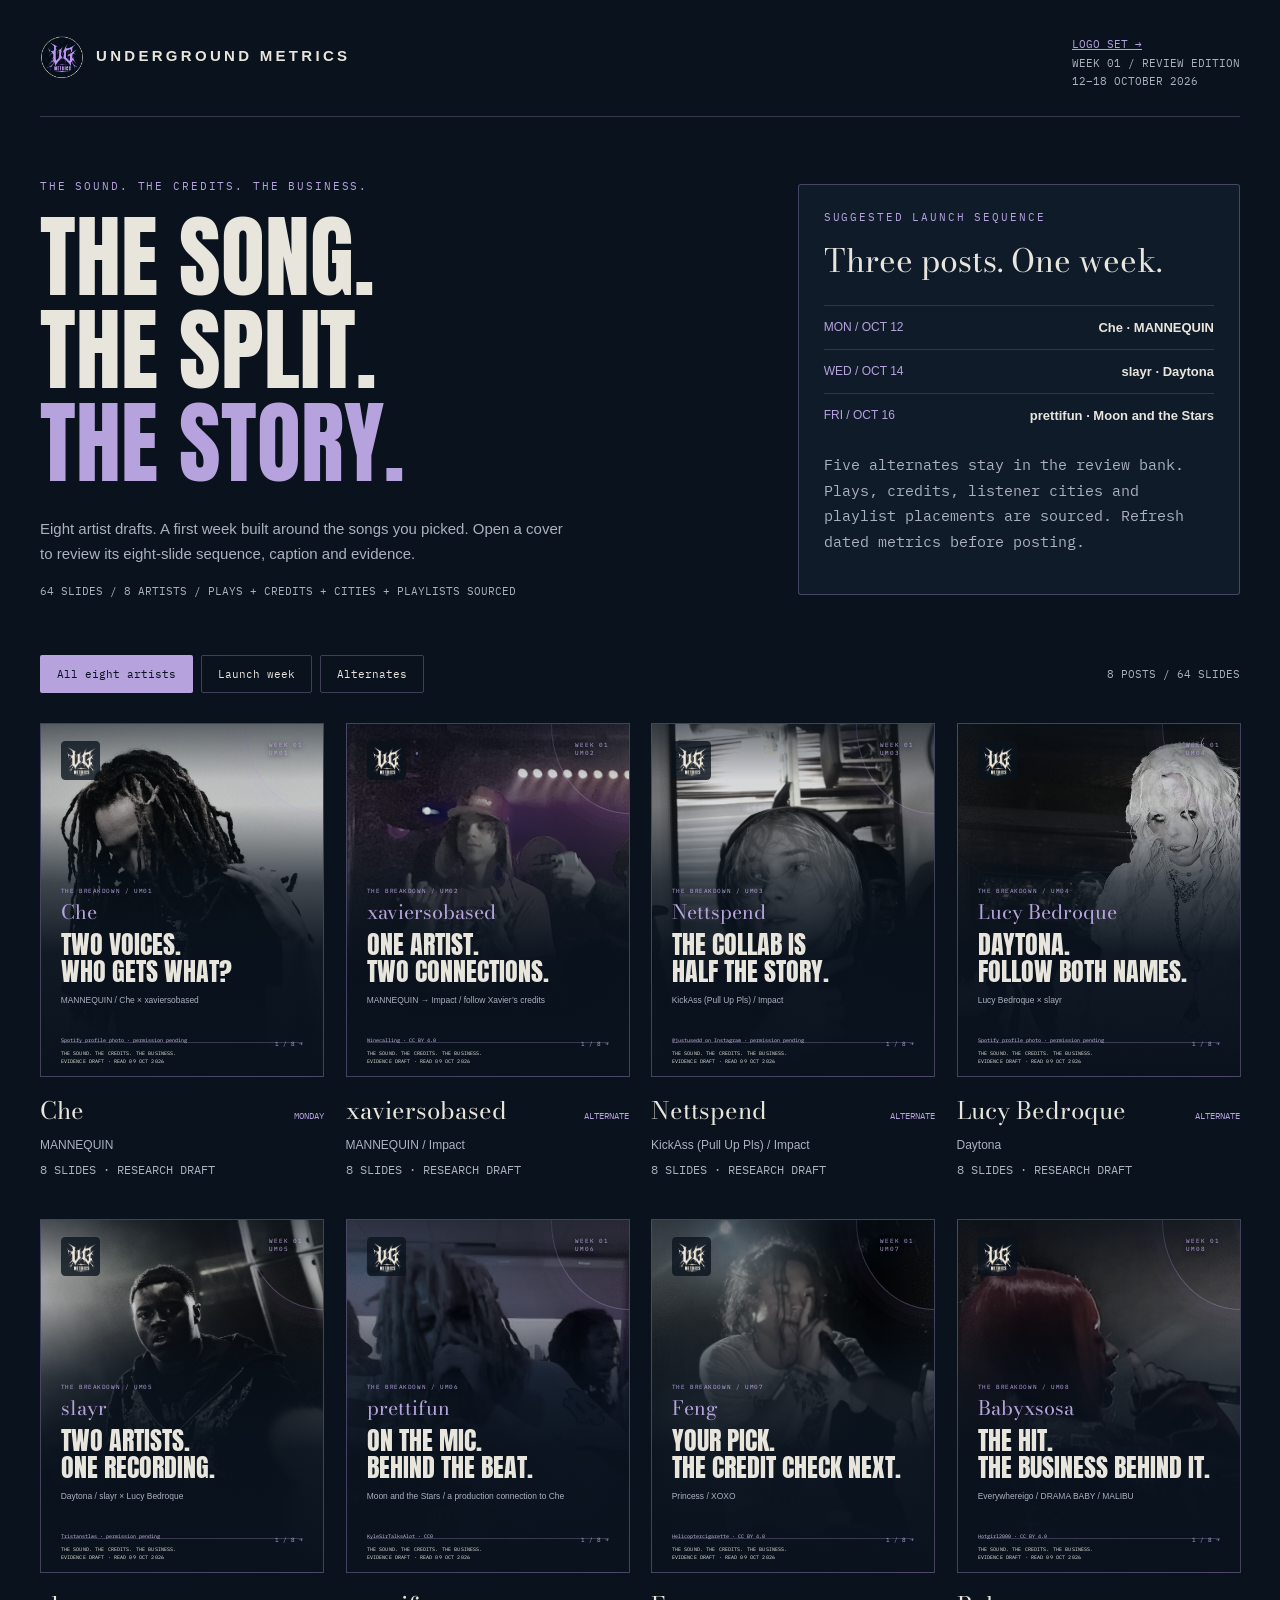
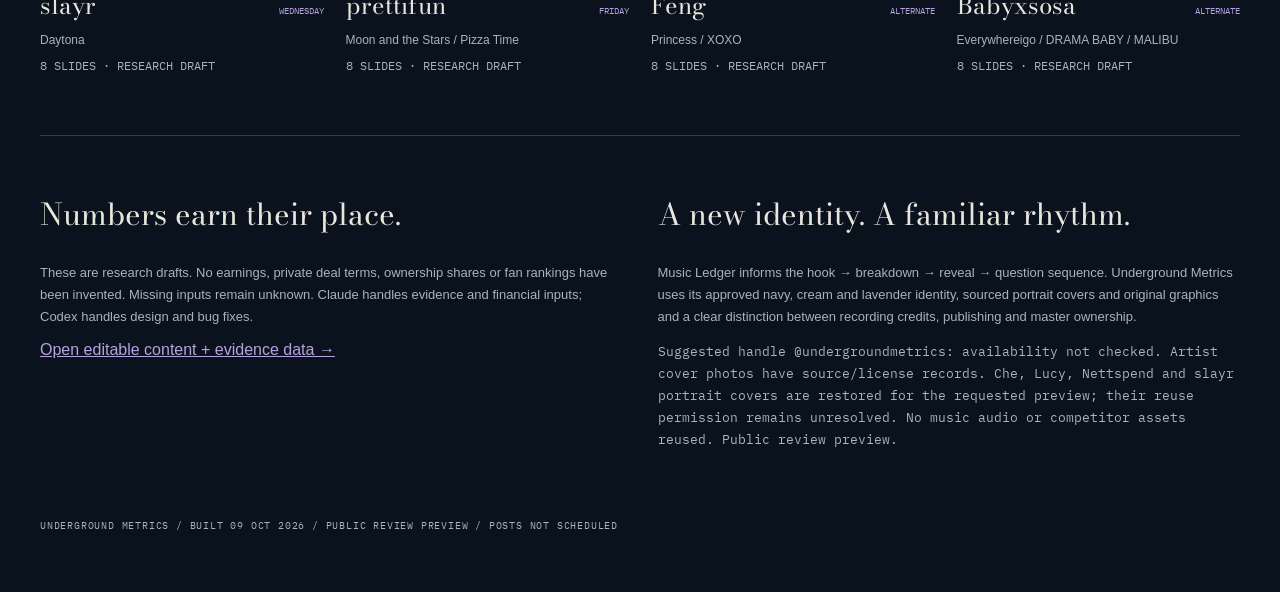
<file: index.html>
<!doctype html><html lang="en"><head><meta charset="utf-8"><meta name="viewport" content="width=device-width,initial-scale=1"><title>Underground Metrics / Week 01</title><link rel="stylesheet" href="assets/fonts.css"><style>
:root{--ink:#09121D;--cream:#E8E5DC;--lav:#B6A3DE;--vio:#7959C5;--muted:#acb1bf}*{box-sizing:border-box}body{margin:0;background:var(--ink);color:var(--cream);font-family:Arial,sans-serif}button,a,input{touch-action:manipulation}button:focus-visible,a:focus-visible{outline:3px solid var(--lav);outline-offset:4px}button{cursor:pointer}a{color:var(--lav)}.mono,.eyebrow,.pill,.small,button{font-family:'IBM Plex Mono',monospace}.shell{max-width:1540px;margin:auto;padding:35px 40px}header{display:flex;justify-content:space-between;gap:20px;border-bottom:1px solid #b6a3de45;padding-bottom:25px}.logo{font-size:15px;letter-spacing:.22em;font-weight:600}.small{font-size:11px;color:var(--muted);line-height:1.7}.hero{padding:62px 0 40px;display:grid;grid-template-columns:1.6fr 1fr;gap:50px}.eyebrow{font-size:11px;letter-spacing:.17em;color:var(--lav);text-transform:uppercase}.hero h1{font-family:Anton,Impact,sans-serif;font-size:clamp(52px,7vw,112px);font-weight:400;line-height:1.04;margin:18px 0 25px;text-transform:uppercase}.hero h1 em{font-style:normal;color:var(--lav)}.hero p{color:var(--muted);max-width:530px;line-height:1.7;font-size:15px}.plan{border:1px solid #b6a3de50;border-radius:3px;padding:25px;align-self:center;background:#101b2a}.plan h2{font-family:'Bodoni Moda',Georgia,serif;font-weight:400;font-size:32px;margin:12px 0 20px}.plan-row{display:flex;justify-content:space-between;gap:20px;padding:14px 0;border-top:1px solid #b6a3de30}.plan-row span{font-size:12px;color:var(--lav)}.plan-row strong{font-size:13px;text-align:right}.toolbar{display:flex;gap:8px;flex-wrap:wrap;align-items:center;margin:15px 0 30px}.toolbar button,.nav button,.copy{background:transparent;border:1px solid #b6a3de50;color:var(--cream);padding:11px 16px;font-size:11px;border-radius:2px}.toolbar button[aria-pressed=true],.nav button:hover,.copy:hover{background:var(--lav);color:var(--ink)}.toolbar .small{margin-left:auto}.grid{display:grid;grid-template-columns:repeat(4,minmax(0,1fr));gap:35px 22px}.card{min-width:0}.preview{border:0;padding:0;width:100%;background:none;display:block;text-align:initial}.art{width:100%;aspect-ratio:4/5;position:relative;isolation:isolate;overflow:hidden;background:radial-gradient(ellipse at 90% 5%,#30264477,transparent 60%),var(--ink);border:1px solid #b6a3de55;color:var(--cream);container-type:inline-size}.art::before{content:'';position:absolute;inset:0;opacity:.14;background-image:url("data:image/svg+xml,%3Csvg xmlns='http://www.w3.org/2000/svg' width='170' height='170'%3E%3Cfilter id='n'%3E%3CfeTurbulence type='fractalNoise' baseFrequency='.8' numOctaves='3' stitchTiles='stitch'/%3E%3C/filter%3E%3Cpath fill='%23fff' filter='url(%23n)' d='M0 0h170v170H0z'/%3E%3C/svg%3E");mask-image:linear-gradient(90deg,#000,transparent 22%,transparent 80%,#000);z-index:-1}.art::after{content:'';position:absolute;width:55%;height:50%;border:1px solid #b6a3de55;border-radius:50%;top:-25%;right:-28%;box-shadow:0 0 0 9px #b6a3de05,0 0 0 18px #b6a3de05;z-index:-1}.slide-top{padding:6cqw 7cqw 0;display:flex;justify-content:space-between;font:2.1cqw 'IBM Plex Mono',monospace;letter-spacing:.13em;color:var(--lav)}.slide-main{padding:6cqw 7cqw 19cqw;height:calc(100% - 14cqw);display:flex;flex-direction:column;justify-content:center}.slide-main .eyebrow{font-size:2.05cqw;letter-spacing:.1em}.artist{font:400 7.6cqw/.98 'Bodoni Moda',Georgia,serif;margin:5cqw 0 3cqw;color:var(--lav)}.art h3{font:400 10.4cqw/1.06 Anton,Impact,sans-serif;margin:3cqw 0 4cqw;white-space:pre-line;text-transform:uppercase}.art:not(.cover) h3{font-size:9cqw}.art .body{font:3cqw/1.48 Arial,sans-serif;margin:0 0 3cqw;max-width:100%}.rule{height:1px;background:#b6a3de55;margin:3cqw 0}.rows{display:grid;gap:0;margin-top:2cqw}.row{padding:2.5cqw 0;border-top:1px solid #b6a3de35;display:grid;grid-template-columns:1fr 1.1fr;gap:3cqw;font:2.6cqw/1.4 'IBM Plex Mono',monospace}.row span:last-child{text-align:right;color:var(--lav);overflow-wrap:anywhere}.slide-foot{position:absolute;bottom:4cqw;left:7cqw;right:7cqw;border-top:1px solid #b6a3de45;padding-top:2.5cqw;font:1.8cqw/1.5 'IBM Plex Mono',monospace;letter-spacing:.025em}.step{position:absolute;right:7cqw;bottom:10cqw;font:2.2cqw 'IBM Plex Mono',monospace;color:var(--lav)}.card-title{display:flex;justify-content:space-between;align-items:baseline;margin:14px 0 7px;gap:10px}.card-title h2{font:400 24px 'Bodoni Moda',Georgia,serif;margin:0}.pill{font-size:9px;color:var(--lav);text-transform:uppercase}.card p{font-size:12px;line-height:1.6;color:var(--muted);margin:5px 0}.card a{font-size:11px}.notes{border-top:1px solid #b6a3de40;margin-top:55px;padding:30px 0;display:grid;grid-template-columns:1fr 1fr;gap:35px}.notes h2{font:400 30px 'Bodoni Moda',Georgia,serif}.notes p{font-size:13px;line-height:1.7;color:var(--muted)}dialog{border:1px solid #b6a3de50;background:var(--ink);color:var(--cream);width:min(1200px,96vw);max-height:95dvh;padding:0}dialog::backdrop{background:#000d}.dialog-top{padding:15px 22px;display:flex;justify-content:space-between;align-items:center;border-bottom:1px solid #b6a3de40}.dialog-top button{border:0;background:none;color:var(--cream);font-size:25px}.dialog-grid{display:grid;grid-template-columns:minmax(0,1fr) minmax(0,1fr);gap:28px;padding:25px}.viewer{width:min(100%,440px);margin:auto}.details{min-width:0;max-height:77dvh;overflow:auto;padding-right:5px}.details h2{font:400 38px 'Bodoni Moda',Georgia,serif;margin:0 0 12px}.details h3{font:12px 'IBM Plex Mono',monospace;color:var(--lav);margin:28px 0 12px}.details p,.details li{font-size:13px;line-height:1.7;color:var(--muted)}.details ul{padding-left:18px}.details .caption{color:var(--cream)}.nav{display:flex;justify-content:space-between;align-items:center;margin:14px 0}.nav .small{color:var(--lav)}.thumbs{display:grid;grid-template-columns:repeat(6,1fr);gap:7px}.thumbs button{padding:9px 0;border:1px solid #b6a3de55;background:transparent;color:var(--cream);font:11px 'IBM Plex Mono',monospace}.thumbs button[aria-current=true]{background:var(--lav);color:var(--ink)}.status{font-size:11px;border:1px solid #b6a3de55;padding:11px;color:var(--lav)}footer{padding:25px 0;font:10px 'IBM Plex Mono',monospace;color:var(--muted);letter-spacing:.08em}.toast{min-height:20px;font-size:11px;color:var(--lav)}@media(max-width:1000px){.grid{grid-template-columns:repeat(3,minmax(0,1fr))}.hero{grid-template-columns:1.4fr 1fr;gap:25px}}@media(max-width:760px){.shell{padding:24px 20px}.hero{grid-template-columns:1fr;padding-top:35px;gap:15px}.grid{grid-template-columns:repeat(2,minmax(0,1fr));gap:25px 14px}.toolbar .small{width:100%;margin:10px 0 0}.notes{grid-template-columns:1fr;gap:0}.dialog-grid{grid-template-columns:1fr;padding:18px}.details{max-height:none;overflow:visible}.dialog-top{position:sticky;top:0;background:var(--ink);z-index:4}.card-title h2{font-size:21px}header .small{max-width:120px;text-align:right}}@media(max-width:420px){.grid{grid-template-columns:1fr}.hero h1{font-size:60px}.card-title h2{font-size:29px}}

.cover-photo{position:absolute;inset:0;width:100%;height:100%;object-fit:cover;object-position:50% 25%;filter:grayscale(.85) contrast(1.06);z-index:-2}.photo-shade{position:absolute;inset:0;background:linear-gradient(180deg,#09121d35 0%,#09121d28 23%,#09121dbb 45%,#09121df5 65%,#09121d 100%);z-index:-1}.art.cover .slide-main{justify-content:flex-end;padding-bottom:22cqw}.art.cover .artist{font-size:7cqw;margin:3cqw 0 1cqw}.art.cover h3{font-size:9.1cqw;margin:2cqw 0 3cqw}.art.cover .slide-top{text-shadow:0 1px 5px #000;background:linear-gradient(#09121d80,transparent)}.photo-credit{position:absolute;left:7cqw;right:7cqw;bottom:11.8cqw;font:1.65cqw/1.35 'IBM Plex Mono',monospace;color:#d5cbe9}.thumbs{grid-template-columns:repeat(8,minmax(0,1fr))}.art.geography .row,.art.playlists .row{padding:3cqw 0}.art.geography .body,.art.playlists .body{font-size:2.9cqw}

/* Consistent ownership mark: competitor-informed, clear of editorial content. */
.slide-top{height:20cqw;align-items:flex-start}.slide-brand{width:14cqw;height:14cqw;flex:none;display:flex;align-items:center;justify-content:center}.slide-brand img{width:100%;height:100%;object-fit:contain}.slide-main{height:calc(100% - 20cqw)}.art.cover .slide-brand{background:#09121dc7;border-radius:1.5cqw;padding:1cqw}.closing-brand{display:block;width:24cqw;height:24cqw;object-fit:contain;align-self:center;margin-bottom:3cqw}.art.close h3{font-size:8cqw}
.art.credits h3,.art.publishing h3,.art.master h3{font-size:8cqw}.art.credits .body,.art.publishing .body,.art.master .body{font-size:2.8cqw}.art.credits .row,.art.publishing .row,.art.master .row{font-size:2.3cqw;padding:1.7cqw 0;grid-template-columns:.85fr 1.4fr}.art.publishing .slide-main,.art.master .slide-main,.art.credits .slide-main{justify-content:flex-start;padding-top:3cqw}.art.publishing .row{padding:1.2cqw 0}</style><meta name="gallery-revision" content="4caf87fb522a"></head><body><div class="shell"><header><div class="logo"><img src="assets/branding/ug-metrics-cut-avatar.png" alt="UG Metrics logo" width="44" height="44" style="vertical-align:middle;margin-right:12px">UNDERGROUND METRICS</div><div class="small"><a href="logos.html">LOGO SET →</a><br>WEEK 01 / REVIEW EDITION<br>12–18 OCTOBER 2026</div></header><section class="hero"><div><div class="eyebrow">The sound. The credits. The business.</div><h1>THE SONG.<br>THE SPLIT.<br><em>THE STORY.</em></h1><p>Eight artist drafts. A first week built around the songs you picked. Open a cover to review its eight-slide sequence, caption and evidence.</p><div class="small">64 SLIDES / 8 ARTISTS / PLAYS + CREDITS + CITIES + PLAYLISTS SOURCED</div></div><aside class="plan"><div class="eyebrow">Suggested launch sequence</div><h2>Three posts. One week.</h2><div class="plan-row"><span>MON / OCT 12</span><strong>Che · MANNEQUIN</strong></div><div class="plan-row"><span>WED / OCT 14</span><strong>slayr · Daytona</strong></div><div class="plan-row"><span>FRI / OCT 16</span><strong>prettifun · Moon and the Stars</strong></div><p class="small">Five alternates stay in the review bank. Plays, credits, listener cities and playlist placements are sourced. Refresh dated metrics before posting.</p></aside></section><nav class="toolbar" aria-label="Gallery filters"><button data-filter="all" aria-pressed="true">All eight artists</button><button data-filter="launch" aria-pressed="false">Launch week</button><button data-filter="alt" aria-pressed="false">Alternates</button><span class="small" id="count"></span></nav><main class="grid" id="grid"></main><section class="notes"><div><h2>Numbers earn their place.</h2><p>These are research drafts. No earnings, private deal terms, ownership shares or fan rankings have been invented. Missing inputs remain unknown. Claude handles evidence and financial inputs; Codex handles design and bug fixes.</p><a href="posts.json">Open editable content + evidence data →</a></div><div><h2>A new identity. A familiar rhythm.</h2><p>Music Ledger informs the hook → breakdown → reveal → question sequence. Underground Metrics uses its approved navy, cream and lavender identity, sourced portrait covers and original graphics and a clear distinction between recording credits, publishing and master ownership.</p><p class="small">Suggested handle @undergroundmetrics: availability not checked. Artist cover photos have source/license records. Che, Lucy, Nettspend and slayr portrait covers are restored for the requested preview; their reuse permission remains unresolved. No music audio or competitor assets reused. Public review preview.</p></div></section><footer>UNDERGROUND METRICS / BUILT 09 OCT 2026 / PUBLIC REVIEW PREVIEW / POSTS NOT SCHEDULED</footer></div><dialog id="modal"><div class="dialog-top"><span class="small" id="modal-label"></span><button id="close" aria-label="Close post preview">×</button></div><div class="dialog-grid"><div><div class="viewer" id="slide"></div><div class="nav"><button id="prev" aria-label="Previous slide">← Previous</button><span class="small" id="position"></span><button id="next" aria-label="Next slide">Next →</button></div><div class="thumbs" id="thumbs"></div></div><aside class="details" id="details"></aside></div></dialog><script>
const DATA={"brand": {"name": "Underground Metrics", "tagline": "The sound. The credits. The business.", "suggested_handle": "@undergroundmetrics", "handle_status": "availability not checked", "palette": ["#09121D", "#E8E5DC", "#B6A3DE", "#7959C5"], "fonts": ["Anton", "Bodoni Moda", "IBM Plex Mono"]}, "built": "2026-10-09", "sources": {"credits": {"label": "Saved Spotify shared recording credits", "url": "assets/recording-credits.json", "status": "Saved evidence, 2026-10-08"}, "impact": {"label": "Official Impact release link", "url": "https://nettspend.lnk.to/impact", "status": "Opened 2026-10-09"}, "pretti": {"label": "The FADER: prettifun interview", "url": "https://www.thefader.com/2025/08/04/prettifun-funhouse-deluxe-interview/", "status": "Opened 2026-10-09; production context, no deal figures"}, "moon": {"label": "Album of the Year listener discussion", "url": "https://www.albumoftheyear.org/album/1814760-prettifun-moon-and-the-stars/comments/", "status": "Opened 2026-10-09; mixed listener reactions"}, "daytona": {"label": "Rainy Day Music review", "url": "https://rainydaymusic.org/2026/04/14/half-blood-bloodluxe-slayr/", "status": "Opened 2026-10-09; critic pick, not fan consensus"}, "feng": {"label": "Feng fan top-three thread", "url": "https://www.reddit.com/r/fengeveryday/comments/1tgx6qg/top_3_feng_songs/", "status": "Opened 2026-10-09; small sample, catalog credits pending"}, "sosa": {"label": "The FADER: Babyxsosa review", "url": "https://www.thefader.com/2024/10/25/babyxsosa-babyonce-album-review-rap-blog", "status": "Opened 2026-10-09; named hit songs, no ownership evidence"}, "fan": {"label": "Supplied MANNEQUIN fan discussion", "url": "https://www.reddit.com/r/xaviersobased1c/comments/1memtid", "status": "Fetch failed 2026-10-09; not used to support fan-consensus claims"}, "rights": {"label": "US Copyright Office: composition and recording distinction", "url": "https://www.copyright.gov/engage/musicians/", "status": "Opened 2026-10-09; general background only"}, "UMT-01": {"label": "MANNEQUIN: Spotify plays and release credits", "url": "https://open.spotify.com/track/4BOZwlrJLGTPmePx9mM9pu", "status": "Observed Oct 9, 2026 UTC; lifetime display count, not income. Linked release versions counted once."}, "UMT-02": {"label": "Impact: Spotify plays and release credits", "url": "https://open.spotify.com/track/2xTk9wtJ6mWf7YV6ppmdCK", "status": "Observed Oct 9, 2026 UTC; lifetime display count, not income. Linked release versions counted once."}, "UMT-03": {"label": "KickAss (Pull Up Pls): Spotify plays and release credits", "url": "https://open.spotify.com/track/7BZaBWzwPGRRswyT5KHSbK", "status": "Observed Oct 9, 2026 UTC; lifetime display count, not income. Linked release versions counted once."}, "UMT-04": {"label": "Daytona: Spotify plays and release credits", "url": "https://open.spotify.com/track/1z8YIll8YL4H0HqWH6MRH8", "status": "Observed Oct 9, 2026 UTC; lifetime display count, not income. Linked release versions counted once."}, "UMT-05": {"label": "Moon and the Stars: Spotify plays and release credits", "url": "https://open.spotify.com/track/4aY54agzacXyMxb7jowbOv", "status": "Observed Oct 9, 2026 UTC; lifetime display count, not income. Linked release versions counted once."}, "UMT-06": {"label": "Pizza Time: Spotify plays and release credits", "url": "https://open.spotify.com/track/3pxg2vxImneIXH7Kt4raVM", "status": "Observed Oct 9, 2026 UTC; lifetime display count, not income. Linked release versions counted once."}, "UMT-07": {"label": "Princess: Spotify plays and release credits", "url": "https://open.spotify.com/track/7hKUH1NXQXOt6bQjHhRZQg", "status": "Observed Oct 9, 2026 UTC; lifetime display count, not income. Linked release versions counted once."}, "UMT-08": {"label": "XOXO: Spotify plays and release credits", "url": "https://open.spotify.com/track/0LIEtliIARSvMc5niYy0OX", "status": "Observed Oct 9, 2026 UTC; lifetime display count, not income. Linked release versions counted once."}, "UMT-09": {"label": "Everywhereigo: Spotify plays and release credits", "url": "https://open.spotify.com/track/6oiHTXuIctrIwtHe5cgXv6", "status": "Observed Oct 9, 2026 UTC; lifetime display count, not income. Linked release versions counted once."}, "UMT-10": {"label": "DRAMA BABY / MALIBU: Spotify plays and release credits", "url": "https://open.spotify.com/track/0JlIREROiyPWzUNhlIpOns", "status": "Observed Oct 9, 2026 UTC; lifetime display count, not income. Linked release versions counted once."}, "geo_UM01": {"label": "Che — Spotify listener cities", "url": "https://open.spotify.com/artist/5A7T1LAGJg5NXySBoIKUmF", "status": "Direct Spotify About panel, read Oct 9, 2026. Artist-level trailing-28-day listeners; no country totals inferred."}, "playlists_UMT-01": {"label": "MANNEQUIN — Chartmetric playlist capture", "url": "https://app.chartmetric.com/track/150305628/playlists/spotify", "status": "Followers captured Oct 9, 2026; exact recording placements confirmed on Spotify. Limited query coverage; no stream attribution."}, "geo_UM02": {"label": "xaviersobased — Spotify listener cities", "url": "https://open.spotify.com/artist/2oM7LMPFu882oC6jSwEqjd", "status": "Direct Spotify About panel, read Oct 9, 2026. Artist-level trailing-28-day listeners; no country totals inferred."}, "playlists_UMT-02": {"label": "Impact (with xaviersobased) — Chartmetric playlist capture", "url": "https://app.chartmetric.com/track/144908220/playlists/spotify", "status": "Followers captured Oct 9, 2026; exact recording placements confirmed on Spotify. Limited query coverage; no stream attribution."}, "geo_UM03": {"label": "Nettspend — Spotify listener cities", "url": "https://open.spotify.com/artist/2jl4qd6UbzeCmImT4nWbtA", "status": "Direct Spotify About panel, read Oct 9, 2026. Artist-level trailing-28-day listeners; no country totals inferred."}, "playlists_UMT-03": {"label": "KickAss (Pull Up Pls) — Chartmetric playlist capture", "url": "https://app.chartmetric.com/track/172257067/playlists/spotify", "status": "Followers captured Oct 9, 2026; exact recording placements confirmed on Spotify. Limited query coverage; no stream attribution."}, "geo_UM04": {"label": "Lucy Bedroque — Spotify listener cities", "url": "https://open.spotify.com/artist/2I8H267eH5va9da4vGt38O", "status": "Direct Spotify About panel, read Oct 9, 2026. Artist-level trailing-28-day listeners; no country totals inferred."}, "playlists_UMT-04": {"label": "Daytona — Chartmetric playlist capture", "url": "https://app.chartmetric.com/track/161266919/playlists/spotify", "status": "Followers captured Oct 9, 2026; exact recording placements confirmed on Spotify. Limited query coverage; no stream attribution."}, "geo_UM05": {"label": "slayr — Spotify listener cities", "url": "https://open.spotify.com/artist/0SL3lfuoRP67mrvkdnwIMA", "status": "Direct Spotify About panel, read Oct 9, 2026. Artist-level trailing-28-day listeners; no country totals inferred."}, "geo_UM06": {"label": "prettifun — Spotify listener cities", "url": "https://open.spotify.com/artist/3J3ngZn7GjzjwCPBkqtz65", "status": "Direct Spotify About panel, read Oct 9, 2026. Artist-level trailing-28-day listeners; no country totals inferred."}, "playlists_UMT-05": {"label": "Moon and the Stars — Chartmetric playlist capture", "url": "https://app.chartmetric.com/track/166951190/playlists/spotify", "status": "Followers captured Oct 9, 2026; exact recording placements confirmed on Spotify. Limited query coverage; no stream attribution."}, "playlists_UMT-06": {"label": "Pizza Time — Chartmetric playlist capture", "url": "https://app.chartmetric.com/track/121329840/playlists/spotify", "status": "Followers captured Oct 9, 2026; exact recording placements confirmed on Spotify. Limited query coverage; no stream attribution."}, "geo_UM07": {"label": "Feng — Spotify listener cities", "url": "https://open.spotify.com/artist/278vNvolx8H3sQJ2hgOMnh", "status": "Direct Spotify About panel, read Oct 9, 2026. Artist-level trailing-28-day listeners; no country totals inferred."}, "playlists_UMT-07": {"label": "Princess — Chartmetric playlist capture", "url": "https://app.chartmetric.com/track/145586621/playlists/spotify", "status": "Followers captured Oct 9, 2026; exact recording placements confirmed on Spotify. Limited query coverage; no stream attribution."}, "playlists_UMT-08": {"label": "XOXO — Chartmetric playlist capture", "url": "https://app.chartmetric.com/track/148881855/playlists/spotify", "status": "Followers captured Oct 9, 2026; exact recording placements confirmed on Spotify. Limited query coverage; no stream attribution."}, "geo_UM08": {"label": "Babyxsosa — Spotify listener cities", "url": "https://open.spotify.com/artist/0z6XSqpMBqmhaRVWduV9HJ", "status": "Direct Spotify About panel, read Oct 9, 2026. Artist-level trailing-28-day listeners; no country totals inferred."}, "playlists_UMT-09": {"label": "Everywhereigo — Chartmetric playlist capture", "url": "https://app.chartmetric.com/track/28177213/playlists/spotify", "status": "Followers captured Oct 9, 2026; exact recording placements confirmed on Spotify. Limited query coverage; no stream attribution."}, "playlists_UMT-10": {"label": "DRAMA BABY / MALIBU — Chartmetric playlist capture", "url": "https://app.chartmetric.com/track/64207486/playlists/spotify", "status": "Followers captured Oct 9, 2026; exact recording placements confirmed on Spotify. Limited query coverage; no stream attribution."}}, "posts": [{"id": "UM01", "artist": "Che", "tracks": ["MANNEQUIN"], "headline": "TWO VOICES.\nWHO GETS WHAT?", "sub": "MANNEQUIN / Che × xaviersobased", "day": "Monday", "angle": "Che × xaviersobased / confirmed shared recording credit", "source_ids": ["UMT-01", "geo_UM01", "playlists_UMT-01"], "recording_credits": [["MANNEQUIN / artists", "Che, xaviersobased"], ["MANNEQUIN / producers", "CXO"]], "signal": "Saved Spotify metadata lists Che and xaviersobased on this recording. That establishes a collaboration, not its financial split.", "question": "WHOSE PART DO YOU REPLAY?", "publishing": {"writers": {"MANNEQUIN": "Chase Mitchell, Xavier Lopez"}, "ownership_splits": null, "publishers": null, "registration_status": {"MANNEQUIN": "Probable match; confirmation pending"}}, "master": {"owner": null, "artist_split": null, "recoupment": null, "release_lines": {"MANNEQUIN": "℗ 2025 Che"}}, "metrics": {"spotify_streams": 22049477, "as_of": "2026-10-09", "gross_revenue": null, "artist_net": null, "recordings": [{"track_id": "UMT-01", "title": "MANNEQUIN", "spotify_play_count": 22049477, "observed_at_utc": "2026-10-09T08:12:11.825Z", "spotify_track_id": "4BOZwlrJLGTPmePx9mM9pu"}]}, "status": "Evidence draft — plays, credits, cities and playlists sourced", "slides": [{"kind": "cover", "eyebrow": "THE BREAKDOWN / UM01", "headline": "TWO VOICES.\nWHO GETS WHAT?", "body": "MANNEQUIN / Che × xaviersobased", "rows": []}, {"kind": "credits", "eyebrow": "01 / THE RECORDING", "headline": "START WITH THE CREDITS.", "body": "As credited on the release, read Oct 9, 2026. Billing and production credits do not establish payment terms.", "rows": [["MANNEQUIN / artists", "Che, xaviersobased"], ["MANNEQUIN / producers", "CXO"]]}, {"kind": "publishing", "eyebrow": "02 / THE SONG", "headline": "WHO WROTE IT?", "body": "Writer credits and collection records are separate. Registered collection shares are for US mechanical royalties; they are not ownership, writer splits or income.", "rows": [["MANNEQUIN / credited writers", "Chase Mitchell, Xavier Lopez"], ["Publishing ownership / writer splits", "Not public"], ["MANNEQUIN / collection record", "Probable match; confirmation pending"]], "registration_details": []}, {"kind": "master", "eyebrow": "03 / THE MASTER", "headline": "WHO OWNS THE RECORDING?", "body": "The release line is metadata, not proof of beneficial ownership. Contracts, royalty shares and recoupment terms are not public.", "rows": [["MANNEQUIN / release line", "℗ 2025 Che"], ["Master owner / deal terms", "Not public"], ["Artist take-home", "Not established"]]}, {"kind": "takeaway", "eyebrow": "04 / THE TAKEAWAY", "headline": "THE PLAYS.\nNOT THE PAYOUT.", "body": "Lifetime Spotify display counts, read Oct 9, 2026. Linked versions count once. Plays do not establish anyone’s income.", "rows": [["MANNEQUIN / Spotify plays", "22,049,477"], ["Revenue model", "Not calculated"], ["Artist take-home", "Not established"]]}, {"kind": "geography", "eyebrow": "05 / THE AUDIENCE", "headline": "WHERE THEY\nLISTEN.", "body": "Che / artist-level Spotify monthly listeners by city. Read Oct 9, 2026; trailing 28 days. Not song-level geography.", "rows": [["Los Angeles, US", "40,671 listeners"], ["New York City, US", "40,623 listeners"], ["Chicago, US", "35,369 listeners"], ["Coverage", "Top 3 of 5 displayed cities"]]}, {"kind": "playlists", "eyebrow": "06 / THE PLAYLISTS", "headline": "ON THESE\nPLAYLISTS.", "body": "MANNEQUIN / playlist followers, Oct 9, 2026. Largest among captured, Spotify-confirmed placements. Not exhaustive; followers are not song streams.", "rows": [["01 / Pitchfork's Best New Music", "176,651 followers"], ["02 / POV I Got Passed The Aux", "108,422 followers"], ["03 / The Lyrical Lemonade Summer Smash 2026", "65,966 followers"]]}, {"kind": "close", "eyebrow": "07 / YOUR NEXT DEEP DIVE", "headline": "WHOSE PART DO YOU REPLAY?", "body": "Save the song. Follow the credits. Tell us which breakdown you want next.", "rows": []}], "caption": "Che: MANNEQUIN. Saved Spotify metadata lists Che and xaviersobased on this recording. That establishes a collaboration, not its financial split. Spotify plays, read Oct 9, 2026: MANNEQUIN 22,049,477. Publishing ownership, master ownership and private deal terms are not established. Collection registrations are not ownership or income. Whose part do you replay? Artist-level listener geography: Spotify, read Oct 9, 2026. Playlist ranking: Chartmetric follower snapshots, placements verified on Spotify; limited coverage, no song-stream attribution.", "cover_photo": {"file": "assets/photos/che.jpg", "source_url": "https://open.spotify.com/artist/5A7T1LAGJg5NXySBoIKUmF", "image_url": "https://image-cdn-fa.spotifycdn.com/image/ab6761610000e5eb856122aa629701a14755ab65", "license": null, "creator": null, "reuse_status": "permission not established — review reference; permission unresolved", "changes": "Cropped, desaturated and darkened. Artist identity tied to saved Spotify profile; photographer not identified.", "preview_display_requested": true, "preview_note": "User requested portrait restoration in the public gallery preview; reuse permission remains unresolved."}, "audience_geography": {"source": "Spotify artist About panel; Chartmetric cross-check", "scope": "artist-level; not selected-song geography", "platform": "Spotify", "observed_at": "2026-10-09T08:51:11.625Z", "metric": "monthly listeners by city", "window": "trailing 28 days", "estimate_status": "direct Spotify display counts", "cities": [{"rank": 1, "city": "Los Angeles", "country_code": "US", "monthly_listeners": 40671, "estimated": false}, {"rank": 2, "city": "New York City", "country_code": "US", "monthly_listeners": 40623, "estimated": false}, {"rank": 3, "city": "Chicago", "country_code": "US", "monthly_listeners": 35369, "estimated": false}], "countries": null, "percentage_denominator": null, "source_url": "https://open.spotify.com/artist/5A7T1LAGJg5NXySBoIKUmF", "status": "captured Oct 9, 2026"}, "playlist_analysis": {"track": "MANNEQUIN", "source": "Chartmetric, placement verified on Spotify", "scope": "exact recording; one song per slide ranking", "ranking_metric": "playlist followers captured Oct 9, 2026", "window": "snapshot", "top_three": [{"rank": 1, "name": "Pitchfork's Best New Music", "name_at_chartmetric_capture": "Pitchfork's Best New Music", "curator": "Pitchfork", "spotify_playlist_id": "7q503YgioHAbo1iOIa67M8", "url": "https://open.spotify.com/playlist/7q503YgioHAbo1iOIa67M8", "followers": 176651, "followers_captured_at_utc": "2026-10-09T08:46:28.556Z", "verified_at_utc": "2026-10-09T17:20:11Z", "spotify_track_id_found": "4BOZwlrJLGTPmePx9mM9pu", "recording_identity": "canonical", "note": null, "attributed_streams": null}, {"rank": 2, "name": "POV I Got Passed The Aux", "name_at_chartmetric_capture": "POV I Got Passed The Aux", "curator": "Masked Mortal Music", "spotify_playlist_id": "3gpvqRYgYHJQDSj0ryrKB6", "url": "https://open.spotify.com/playlist/3gpvqRYgYHJQDSj0ryrKB6", "followers": 108422, "followers_captured_at_utc": "2026-10-09T08:46:28.556Z", "verified_at_utc": "2026-10-09T17:20:12Z", "spotify_track_id_found": "4BOZwlrJLGTPmePx9mM9pu", "recording_identity": "canonical", "note": null, "attributed_streams": null}, {"rank": 3, "name": "The Lyrical Lemonade Summer Smash 2026", "name_at_chartmetric_capture": "The Lyrical Lemonade Summer Smash 2026", "curator": "Lyrical Lemonade", "spotify_playlist_id": "5UuPeWDR2I8a8pORvW9vmr", "url": "https://open.spotify.com/playlist/5UuPeWDR2I8a8pORvW9vmr", "followers": 65966, "followers_captured_at_utc": "2026-10-09T08:46:28.556Z", "verified_at_utc": "2026-10-09T17:20:13Z", "spotify_track_id_found": "4BOZwlrJLGTPmePx9mM9pu", "recording_identity": "canonical", "note": null, "attributed_streams": null}], "recordings": [{"track_id": "UMT-01", "title": "MANNEQUIN", "spotify_track_id": "4BOZwlrJLGTPmePx9mM9pu", "isrc": "QZJ842503225", "source_url": "https://app.chartmetric.com/track/150305628/playlists/spotify", "top_three": [{"rank": 1, "name": "Pitchfork's Best New Music", "name_at_chartmetric_capture": "Pitchfork's Best New Music", "curator": "Pitchfork", "spotify_playlist_id": "7q503YgioHAbo1iOIa67M8", "url": "https://open.spotify.com/playlist/7q503YgioHAbo1iOIa67M8", "followers": 176651, "followers_captured_at_utc": "2026-10-09T08:46:28.556Z", "verified_at_utc": "2026-10-09T17:20:11Z", "spotify_track_id_found": "4BOZwlrJLGTPmePx9mM9pu", "recording_identity": "canonical", "note": null, "attributed_streams": null}, {"rank": 2, "name": "POV I Got Passed The Aux", "name_at_chartmetric_capture": "POV I Got Passed The Aux", "curator": "Masked Mortal Music", "spotify_playlist_id": "3gpvqRYgYHJQDSj0ryrKB6", "url": "https://open.spotify.com/playlist/3gpvqRYgYHJQDSj0ryrKB6", "followers": 108422, "followers_captured_at_utc": "2026-10-09T08:46:28.556Z", "verified_at_utc": "2026-10-09T17:20:12Z", "spotify_track_id_found": "4BOZwlrJLGTPmePx9mM9pu", "recording_identity": "canonical", "note": null, "attributed_streams": null}, {"rank": 3, "name": "The Lyrical Lemonade Summer Smash 2026", "name_at_chartmetric_capture": "The Lyrical Lemonade Summer Smash 2026", "curator": "Lyrical Lemonade", "spotify_playlist_id": "5UuPeWDR2I8a8pORvW9vmr", "url": "https://open.spotify.com/playlist/5UuPeWDR2I8a8pORvW9vmr", "followers": 65966, "followers_captured_at_utc": "2026-10-09T08:46:28.556Z", "verified_at_utc": "2026-10-09T17:20:13Z", "spotify_track_id_found": "4BOZwlrJLGTPmePx9mM9pu", "recording_identity": "canonical", "note": null, "attributed_streams": null}], "metric": "Chartmetric playlist followers", "ranking_scope": "Largest among captured, Spotify-confirmed eligible placements; not exhaustive", "attributed_streams": null}], "attributed_streams": null, "status": "verified placements; limited capture coverage", "rule": "Followers measure playlist size, not song streams or fan interaction. Personalized playlists excluded; confirmed same-ID renames retained."}, "research_track_ids": ["UMT-01"]}, {"id": "UM02", "artist": "xaviersobased", "tracks": ["MANNEQUIN", "Impact"], "headline": "ONE ARTIST.\nTWO CONNECTIONS.", "sub": "MANNEQUIN → Impact / follow Xavier’s credits", "day": "Alternate", "angle": "Recording credits", "source_ids": ["impact", "UMT-01", "UMT-02", "geo_UM02", "playlists_UMT-01", "playlists_UMT-02"], "recording_credits": [["MANNEQUIN / artists", "Che, xaviersobased"], ["MANNEQUIN / producers", "CXO"], ["Impact / artists", "Nettspend, xaviersobased"], ["Impact / producers", "ss3bby, Jet Jack Barker"]], "signal": "MANNEQUIN and Impact connect Xavier with Che and Nettspend. The official Impact link confirms both names.", "question": "MANNEQUIN OR IMPACT?", "publishing": {"writers": {"MANNEQUIN": "Chase Mitchell, Xavier Lopez", "Impact": "Jet Jack Barker, Gunner Shepardson, Xavier Lopez, Sebastian Emmanuel Aguilar"}, "ownership_splits": null, "publishers": null, "registration_status": {"MANNEQUIN": "Probable match; confirmation pending", "Impact": "Probable match; confirmation pending"}}, "master": {"owner": null, "artist_split": null, "recoupment": null, "release_lines": {"MANNEQUIN": "℗ 2025 Che", "Impact": "℗ 2025 Nettspend, under exclusive license to Grade A Productions, LLC/Interscope Records"}}, "metrics": {"spotify_streams": null, "as_of": "2026-10-09", "gross_revenue": null, "artist_net": null, "recordings": [{"track_id": "UMT-01", "title": "MANNEQUIN", "spotify_play_count": 22049477, "observed_at_utc": "2026-10-09T08:12:11.825Z", "spotify_track_id": "4BOZwlrJLGTPmePx9mM9pu"}, {"track_id": "UMT-02", "title": "Impact", "spotify_play_count": 17548303, "observed_at_utc": "2026-10-09T07:48:40.166Z", "spotify_track_id": "2xTk9wtJ6mWf7YV6ppmdCK"}]}, "status": "Evidence draft — plays, credits, cities and playlists sourced", "slides": [{"kind": "cover", "eyebrow": "THE BREAKDOWN / UM02", "headline": "ONE ARTIST.\nTWO CONNECTIONS.", "body": "MANNEQUIN → Impact / follow Xavier’s credits", "rows": []}, {"kind": "credits", "eyebrow": "01 / THE RECORDING", "headline": "START WITH THE CREDITS.", "body": "As credited on the release, read Oct 9, 2026. Billing and production credits do not establish payment terms.", "rows": [["MANNEQUIN / artists", "Che, xaviersobased"], ["MANNEQUIN / producers", "CXO"], ["Impact / artists", "Nettspend, xaviersobased"], ["Impact / producers", "ss3bby, Jet Jack Barker"]]}, {"kind": "publishing", "eyebrow": "02 / THE SONG", "headline": "WHO WROTE IT?", "body": "Writer credits and collection records are separate. Registered collection shares are for US mechanical royalties; they are not ownership, writer splits or income.", "rows": [["MANNEQUIN / credited writers", "Chase Mitchell, Xavier Lopez"], ["Impact / credited writers", "Jet Jack Barker, Gunner Shepardson, Xavier Lopez, Sebastian Emmanuel Aguilar"], ["Publishing ownership / writer splits", "Not public"], ["MANNEQUIN / collection record", "Probable match; confirmation pending"], ["Impact / collection record", "Probable match; confirmation pending"]], "registration_details": []}, {"kind": "master", "eyebrow": "03 / THE MASTER", "headline": "WHO OWNS THE RECORDING?", "body": "The release line is metadata, not proof of beneficial ownership. Contracts, royalty shares and recoupment terms are not public.", "rows": [["MANNEQUIN / release line", "℗ 2025 Che"], ["Impact / release line", "℗ 2025 Nettspend, under exclusive license to Grade A Productions, LLC/Interscope Records"], ["Master owner / deal terms", "Not public"], ["Artist take-home", "Not established"]]}, {"kind": "takeaway", "eyebrow": "04 / THE TAKEAWAY", "headline": "THE PLAYS.\nNOT THE PAYOUT.", "body": "Lifetime Spotify display counts, read Oct 9, 2026. Linked versions count once. Plays do not establish anyone’s income.", "rows": [["MANNEQUIN / Spotify plays", "22,049,477"], ["Impact / Spotify plays", "17,548,303"], ["Revenue model", "Not calculated"], ["Artist take-home", "Not established"]]}, {"kind": "geography", "eyebrow": "05 / THE AUDIENCE", "headline": "WHERE THEY\nLISTEN.", "body": "xaviersobased / artist-level Spotify monthly listeners by city. Read Oct 9, 2026; trailing 28 days. Not song-level geography.", "rows": [["Los Angeles, US", "37,084 listeners"], ["New York City, US", "33,849 listeners"], ["Chicago, US", "28,978 listeners"], ["Coverage", "Top 3 of 5 displayed cities"]]}, {"kind": "playlists", "eyebrow": "06 / THE PLAYLISTS", "headline": "ON THESE\nPLAYLISTS.", "body": "MANNEQUIN / playlist followers, Oct 9, 2026. Largest among captured, Spotify-confirmed placements. Not exhaustive; followers are not song streams.", "rows": [["01 / Pitchfork's Best New Music", "176,651 followers"], ["02 / POV I Got Passed The Aux", "108,422 followers"], ["03 / The Lyrical Lemonade Summer Smash 2026", "65,966 followers"]]}, {"kind": "close", "eyebrow": "07 / YOUR NEXT DEEP DIVE", "headline": "MANNEQUIN OR IMPACT?", "body": "Save the song. Follow the credits. Tell us which breakdown you want next.", "rows": []}], "caption": "xaviersobased: MANNEQUIN, Impact. MANNEQUIN and Impact connect Xavier with Che and Nettspend. The official Impact link confirms both names. Spotify plays, read Oct 9, 2026: MANNEQUIN 22,049,477; Impact 17,548,303. Publishing ownership, master ownership and private deal terms are not established. Collection registrations are not ownership or income. Mannequin or impact? Artist-level listener geography: Spotify, read Oct 9, 2026. Playlist ranking: Chartmetric follower snapshots, placements verified on Spotify; limited coverage, no song-stream attribution.", "cover_photo": {"file": "assets/photos/Xaviersobased_2-2-23.jpg", "source_url": "https://commons.wikimedia.org/wiki/File%3AXaviersobased_%282-2-23%29.jpg", "license": "CC BY 4.0", "license_url": "https://creativecommons.org/licenses/by/4.0", "creator": "Ninecalling", "reuse_status": "licensed", "changes": "Cropped, desaturated and darkened for the cover; CC BY-SA adaptation follows the same license where applicable."}, "audience_geography": {"source": "Spotify artist About panel; Chartmetric cross-check", "scope": "artist-level; not selected-song geography", "platform": "Spotify", "observed_at": "2026-10-09T08:51:45.373Z", "metric": "monthly listeners by city", "window": "trailing 28 days", "estimate_status": "direct Spotify display counts", "cities": [{"rank": 1, "city": "Los Angeles", "country_code": "US", "monthly_listeners": 37084, "estimated": false}, {"rank": 2, "city": "New York City", "country_code": "US", "monthly_listeners": 33849, "estimated": false}, {"rank": 3, "city": "Chicago", "country_code": "US", "monthly_listeners": 28978, "estimated": false}], "countries": null, "percentage_denominator": null, "source_url": "https://open.spotify.com/artist/2oM7LMPFu882oC6jSwEqjd", "status": "captured Oct 9, 2026"}, "playlist_analysis": {"track": "MANNEQUIN", "source": "Chartmetric, placement verified on Spotify", "scope": "exact recording; one song per slide ranking", "ranking_metric": "playlist followers captured Oct 9, 2026", "window": "snapshot", "top_three": [{"rank": 1, "name": "Pitchfork's Best New Music", "name_at_chartmetric_capture": "Pitchfork's Best New Music", "curator": "Pitchfork", "spotify_playlist_id": "7q503YgioHAbo1iOIa67M8", "url": "https://open.spotify.com/playlist/7q503YgioHAbo1iOIa67M8", "followers": 176651, "followers_captured_at_utc": "2026-10-09T08:46:28.556Z", "verified_at_utc": "2026-10-09T17:20:11Z", "spotify_track_id_found": "4BOZwlrJLGTPmePx9mM9pu", "recording_identity": "canonical", "note": null, "attributed_streams": null}, {"rank": 2, "name": "POV I Got Passed The Aux", "name_at_chartmetric_capture": "POV I Got Passed The Aux", "curator": "Masked Mortal Music", "spotify_playlist_id": "3gpvqRYgYHJQDSj0ryrKB6", "url": "https://open.spotify.com/playlist/3gpvqRYgYHJQDSj0ryrKB6", "followers": 108422, "followers_captured_at_utc": "2026-10-09T08:46:28.556Z", "verified_at_utc": "2026-10-09T17:20:12Z", "spotify_track_id_found": "4BOZwlrJLGTPmePx9mM9pu", "recording_identity": "canonical", "note": null, "attributed_streams": null}, {"rank": 3, "name": "The Lyrical Lemonade Summer Smash 2026", "name_at_chartmetric_capture": "The Lyrical Lemonade Summer Smash 2026", "curator": "Lyrical Lemonade", "spotify_playlist_id": "5UuPeWDR2I8a8pORvW9vmr", "url": "https://open.spotify.com/playlist/5UuPeWDR2I8a8pORvW9vmr", "followers": 65966, "followers_captured_at_utc": "2026-10-09T08:46:28.556Z", "verified_at_utc": "2026-10-09T17:20:13Z", "spotify_track_id_found": "4BOZwlrJLGTPmePx9mM9pu", "recording_identity": "canonical", "note": null, "attributed_streams": null}], "recordings": [{"track_id": "UMT-01", "title": "MANNEQUIN", "spotify_track_id": "4BOZwlrJLGTPmePx9mM9pu", "isrc": "QZJ842503225", "source_url": "https://app.chartmetric.com/track/150305628/playlists/spotify", "top_three": [{"rank": 1, "name": "Pitchfork's Best New Music", "name_at_chartmetric_capture": "Pitchfork's Best New Music", "curator": "Pitchfork", "spotify_playlist_id": "7q503YgioHAbo1iOIa67M8", "url": "https://open.spotify.com/playlist/7q503YgioHAbo1iOIa67M8", "followers": 176651, "followers_captured_at_utc": "2026-10-09T08:46:28.556Z", "verified_at_utc": "2026-10-09T17:20:11Z", "spotify_track_id_found": "4BOZwlrJLGTPmePx9mM9pu", "recording_identity": "canonical", "note": null, "attributed_streams": null}, {"rank": 2, "name": "POV I Got Passed The Aux", "name_at_chartmetric_capture": "POV I Got Passed The Aux", "curator": "Masked Mortal Music", "spotify_playlist_id": "3gpvqRYgYHJQDSj0ryrKB6", "url": "https://open.spotify.com/playlist/3gpvqRYgYHJQDSj0ryrKB6", "followers": 108422, "followers_captured_at_utc": "2026-10-09T08:46:28.556Z", "verified_at_utc": "2026-10-09T17:20:12Z", "spotify_track_id_found": "4BOZwlrJLGTPmePx9mM9pu", "recording_identity": "canonical", "note": null, "attributed_streams": null}, {"rank": 3, "name": "The Lyrical Lemonade Summer Smash 2026", "name_at_chartmetric_capture": "The Lyrical Lemonade Summer Smash 2026", "curator": "Lyrical Lemonade", "spotify_playlist_id": "5UuPeWDR2I8a8pORvW9vmr", "url": "https://open.spotify.com/playlist/5UuPeWDR2I8a8pORvW9vmr", "followers": 65966, "followers_captured_at_utc": "2026-10-09T08:46:28.556Z", "verified_at_utc": "2026-10-09T17:20:13Z", "spotify_track_id_found": "4BOZwlrJLGTPmePx9mM9pu", "recording_identity": "canonical", "note": null, "attributed_streams": null}], "metric": "Chartmetric playlist followers", "ranking_scope": "Largest among captured, Spotify-confirmed eligible placements; not exhaustive", "attributed_streams": null}, {"track_id": "UMT-02", "title": "Impact (with xaviersobased)", "spotify_track_id": "2xTk9wtJ6mWf7YV6ppmdCK", "isrc": "USUG12502061", "source_url": "https://app.chartmetric.com/track/144908220/playlists/spotify", "top_three": [{"rank": 1, "name": "TikTok songs 2026", "name_at_chartmetric_capture": "TikTok songs 2026", "curator": "mitsu08", "spotify_playlist_id": "00dvhV06dNo0l7wHEXHV8U", "url": "https://open.spotify.com/playlist/00dvhV06dNo0l7wHEXHV8U", "followers": 91974, "followers_captured_at_utc": "2026-10-09T09:23:06.332Z", "verified_at_utc": "2026-10-09T17:20:14Z", "spotify_track_id_found": "2xTk9wtJ6mWf7YV6ppmdCK", "recording_identity": "canonical", "note": null, "attributed_streams": null}, {"rank": 2, "name": "Rap Rising | New Rap Releases | Hip Hop Bangers", "name_at_chartmetric_capture": "Rap Rising | New Rap Releases | Hip Hop Bangers", "curator": "Topsify US", "spotify_playlist_id": "6Q2ddhGfDtnRD2cpAo3sCl", "url": "https://open.spotify.com/playlist/6Q2ddhGfDtnRD2cpAo3sCl", "followers": 36081, "followers_captured_at_utc": "2026-10-09T09:23:06.332Z", "verified_at_utc": "2026-10-09T17:20:15Z", "spotify_track_id_found": "2xTk9wtJ6mWf7YV6ppmdCK", "recording_identity": "canonical", "note": null, "attributed_streams": null}, {"rank": 3, "name": "thirst trap😭😭", "name_at_chartmetric_capture": "thirst trap😭😭", "curator": "sadaf", "spotify_playlist_id": "7z35FZhHarXwcd5EAurKhO", "url": "https://open.spotify.com/playlist/7z35FZhHarXwcd5EAurKhO", "followers": 31986, "followers_captured_at_utc": "2026-10-09T09:23:06.332Z", "verified_at_utc": "2026-10-09T17:20:22Z", "spotify_track_id_found": "2xTk9wtJ6mWf7YV6ppmdCK", "recording_identity": "canonical", "note": null, "attributed_streams": null}], "metric": "Chartmetric playlist followers", "ranking_scope": "Largest among captured, Spotify-confirmed eligible placements; not exhaustive", "attributed_streams": null}], "attributed_streams": null, "status": "verified placements; limited capture coverage", "rule": "Followers measure playlist size, not song streams or fan interaction. Personalized playlists excluded; confirmed same-ID renames retained."}, "research_track_ids": ["UMT-01", "UMT-02"]}, {"id": "UM03", "artist": "Nettspend", "tracks": ["KickAss (Pull Up Pls)", "Impact"], "headline": "THE COLLAB IS\nHALF THE STORY.", "sub": "KickAss (Pull Up Pls) / Impact", "day": "Alternate", "angle": "Recording credits", "source_ids": ["impact", "UMT-03", "UMT-02", "geo_UM03", "playlists_UMT-03", "playlists_UMT-02"], "recording_credits": [["KickAss (Pull Up Pls) / artists", "Che, Nettspend"], ["KickAss (Pull Up Pls) / producers", "Che"], ["Impact / artists", "Nettspend, xaviersobased"], ["Impact / producers", "ss3bby, Jet Jack Barker"]], "signal": "Both recordings credit two main artists. Billing does not reveal a fee or royalty share.", "question": "WHICH COLLAB HITS HARDER?", "publishing": {"writers": {"KickAss (Pull Up Pls)": "Chase Mitchell, Nettspend", "Impact": "Jet Jack Barker, Gunner Shepardson, Xavier Lopez, Sebastian Emmanuel Aguilar"}, "ownership_splits": null, "publishers": null, "registration_status": {"KickAss (Pull Up Pls)": "No match found in this search", "Impact": "Probable match; confirmation pending"}}, "master": {"owner": null, "artist_split": null, "recoupment": null, "release_lines": {"KickAss (Pull Up Pls)": "℗ 2026 Che", "Impact": "℗ 2025 Nettspend, under exclusive license to Grade A Productions, LLC/Interscope Records"}}, "metrics": {"spotify_streams": null, "as_of": "2026-10-09", "gross_revenue": null, "artist_net": null, "recordings": [{"track_id": "UMT-03", "title": "KickAss (Pull Up Pls)", "spotify_play_count": 1989547, "observed_at_utc": "2026-10-09T07:46:23.150Z", "spotify_track_id": "7BZaBWzwPGRRswyT5KHSbK"}, {"track_id": "UMT-02", "title": "Impact", "spotify_play_count": 17548303, "observed_at_utc": "2026-10-09T07:48:40.166Z", "spotify_track_id": "2xTk9wtJ6mWf7YV6ppmdCK"}]}, "status": "Evidence draft — plays, credits, cities and playlists sourced", "slides": [{"kind": "cover", "eyebrow": "THE BREAKDOWN / UM03", "headline": "THE COLLAB IS\nHALF THE STORY.", "body": "KickAss (Pull Up Pls) / Impact", "rows": []}, {"kind": "credits", "eyebrow": "01 / THE RECORDING", "headline": "START WITH THE CREDITS.", "body": "As credited on the release, read Oct 9, 2026. Billing and production credits do not establish payment terms.", "rows": [["KickAss (Pull Up Pls) / artists", "Che, Nettspend"], ["KickAss (Pull Up Pls) / producers", "Che"], ["Impact / artists", "Nettspend, xaviersobased"], ["Impact / producers", "ss3bby, Jet Jack Barker"]]}, {"kind": "publishing", "eyebrow": "02 / THE SONG", "headline": "WHO WROTE IT?", "body": "Writer credits and collection records are separate. Registered collection shares are for US mechanical royalties; they are not ownership, writer splits or income.", "rows": [["KickAss (Pull Up Pls) / credited writers", "Chase Mitchell, Nettspend"], ["Impact / credited writers", "Jet Jack Barker, Gunner Shepardson, Xavier Lopez, Sebastian Emmanuel Aguilar"], ["Publishing ownership / writer splits", "Not public"], ["KickAss (Pull Up Pls) / collection record", "No match found in this search"], ["Impact / collection record", "Probable match; confirmation pending"]], "registration_details": []}, {"kind": "master", "eyebrow": "03 / THE MASTER", "headline": "WHO OWNS THE RECORDING?", "body": "The release line is metadata, not proof of beneficial ownership. Contracts, royalty shares and recoupment terms are not public.", "rows": [["KickAss (Pull Up Pls) / release line", "℗ 2026 Che"], ["Impact / release line", "℗ 2025 Nettspend, under exclusive license to Grade A Productions, LLC/Interscope Records"], ["Master owner / deal terms", "Not public"], ["Artist take-home", "Not established"]]}, {"kind": "takeaway", "eyebrow": "04 / THE TAKEAWAY", "headline": "THE PLAYS.\nNOT THE PAYOUT.", "body": "Lifetime Spotify display counts, read Oct 9, 2026. Linked versions count once. Plays do not establish anyone’s income.", "rows": [["KickAss (Pull Up Pls) / Spotify plays", "1,989,547"], ["Impact / Spotify plays", "17,548,303"], ["Revenue model", "Not calculated"], ["Artist take-home", "Not established"]]}, {"kind": "geography", "eyebrow": "05 / THE AUDIENCE", "headline": "WHERE THEY\nLISTEN.", "body": "Nettspend / artist-level Spotify monthly listeners by city. Read Oct 9, 2026; trailing 28 days. Not song-level geography.", "rows": [["Los Angeles, US", "47,430 listeners"], ["New York City, US", "41,060 listeners"], ["Chicago, US", "37,056 listeners"], ["Coverage", "Top 3 of 5 displayed cities"]]}, {"kind": "playlists", "eyebrow": "06 / THE PLAYLISTS", "headline": "ON THESE\nPLAYLISTS.", "body": "KickAss (Pull Up Pls) / playlist followers, Oct 9, 2026. Largest among captured, Spotify-confirmed placements. Not exhaustive; followers are not song streams.", "rows": [["01 / UNDERGROUND RAP 2026", "23,545 followers"], ["02 / 🔥", "9,503 followers"], ["03 / INVISIBLE - Playboi Carti", "8,669 followers"]]}, {"kind": "close", "eyebrow": "07 / YOUR NEXT DEEP DIVE", "headline": "WHICH COLLAB HITS HARDER?", "body": "Save the song. Follow the credits. Tell us which breakdown you want next.", "rows": []}], "caption": "Nettspend: KickAss (Pull Up Pls), Impact. Both recordings credit two main artists. Billing does not reveal a fee or royalty share. Spotify plays, read Oct 9, 2026: KickAss (Pull Up Pls) 1,989,547; Impact 17,548,303. Publishing ownership, master ownership and private deal terms are not established. Collection registrations are not ownership or income. Which collab hits harder? Artist-level listener geography: Spotify, read Oct 9, 2026. Playlist ranking: Chartmetric follower snapshots, placements verified on Spotify; limited coverage, no song-stream attribution.", "cover_photo": {"file": "assets/photos/Nettspend.webp", "source_url": "https://commons.wikimedia.org/wiki/File%3ANettspend.webp", "license": null, "license_url": "https://creativecommons.org/licenses/by/4.0", "creator": "@justusedd on Instagram", "reuse_status": "permission unresolved — earlier asset ledger flags uploader/rights-holder provenance", "changes": "Cropped, desaturated and darkened for the cover; CC BY-SA adaptation follows the same license where applicable.", "preview_display_requested": true, "claimed_license": "CC BY 4.0", "preview_note": "User requested portrait restoration in the public gallery preview; reuse permission remains unresolved."}, "audience_geography": {"source": "Spotify artist About panel; Chartmetric cross-check", "scope": "artist-level; not selected-song geography", "platform": "Spotify", "observed_at": "2026-10-09T08:51:54.611Z", "metric": "monthly listeners by city", "window": "trailing 28 days", "estimate_status": "direct Spotify display counts", "cities": [{"rank": 1, "city": "Los Angeles", "country_code": "US", "monthly_listeners": 47430, "estimated": false}, {"rank": 2, "city": "New York City", "country_code": "US", "monthly_listeners": 41060, "estimated": false}, {"rank": 3, "city": "Chicago", "country_code": "US", "monthly_listeners": 37056, "estimated": false}], "countries": null, "percentage_denominator": null, "source_url": "https://open.spotify.com/artist/2jl4qd6UbzeCmImT4nWbtA", "status": "captured Oct 9, 2026"}, "playlist_analysis": {"track": "KickAss (Pull Up Pls)", "source": "Chartmetric, placement verified on Spotify", "scope": "exact recording; one song per slide ranking", "ranking_metric": "playlist followers captured Oct 9, 2026", "window": "snapshot", "top_three": [{"rank": 1, "name": "UNDERGROUND RAP 2026", "name_at_chartmetric_capture": "UNDERGROUND RAP 2026", "curator": "MMM4", "spotify_playlist_id": "4RZdbJh7v5Xhuks7rHmFIx", "url": "https://open.spotify.com/playlist/4RZdbJh7v5Xhuks7rHmFIx", "followers": 23545, "followers_captured_at_utc": "2026-10-09T09:16:34.818Z", "verified_at_utc": "2026-10-09T17:20:27Z", "spotify_track_id_found": "7BZaBWzwPGRRswyT5KHSbK", "recording_identity": "canonical", "note": null, "attributed_streams": null}, {"rank": 2, "name": "🔥", "name_at_chartmetric_capture": "🔥", "curator": "Joviss", "spotify_playlist_id": "2cDPqWbtrciTkSS4xMhUyu", "url": "https://open.spotify.com/playlist/2cDPqWbtrciTkSS4xMhUyu", "followers": 9503, "followers_captured_at_utc": "2026-10-09T09:16:34.818Z", "verified_at_utc": "2026-10-09T17:20:30Z", "spotify_track_id_found": "7BZaBWzwPGRRswyT5KHSbK", "recording_identity": "canonical", "note": null, "attributed_streams": null}, {"rank": 3, "name": "INVISIBLE - Playboi Carti", "name_at_chartmetric_capture": "trip2japan - Sllime6", "curator": "Victor", "spotify_playlist_id": "6JEmZmoU3cPgXqlza2TFzW", "url": "https://open.spotify.com/playlist/6JEmZmoU3cPgXqlza2TFzW", "followers": 8669, "followers_captured_at_utc": "2026-10-09T09:16:34.818Z", "verified_at_utc": "2026-10-09T17:20:54Z", "spotify_track_id_found": "7BZaBWzwPGRRswyT5KHSbK", "recording_identity": "canonical", "note": "Playlist name on Spotify is 'INVISIBLE - Playboi Carti'; Chartmetric listed it as 'trip2japan - Sllime6'. Same Spotify playlist ID (taken from Chartmetric's link) and same curator (Victor); read as a rename.", "attributed_streams": null}], "recordings": [{"track_id": "UMT-03", "title": "KickAss (Pull Up Pls)", "spotify_track_id": "7BZaBWzwPGRRswyT5KHSbK", "isrc": "QZJ842611380", "source_url": "https://app.chartmetric.com/track/172257067/playlists/spotify", "top_three": [{"rank": 1, "name": "UNDERGROUND RAP 2026", "name_at_chartmetric_capture": "UNDERGROUND RAP 2026", "curator": "MMM4", "spotify_playlist_id": "4RZdbJh7v5Xhuks7rHmFIx", "url": "https://open.spotify.com/playlist/4RZdbJh7v5Xhuks7rHmFIx", "followers": 23545, "followers_captured_at_utc": "2026-10-09T09:16:34.818Z", "verified_at_utc": "2026-10-09T17:20:27Z", "spotify_track_id_found": "7BZaBWzwPGRRswyT5KHSbK", "recording_identity": "canonical", "note": null, "attributed_streams": null}, {"rank": 2, "name": "🔥", "name_at_chartmetric_capture": "🔥", "curator": "Joviss", "spotify_playlist_id": "2cDPqWbtrciTkSS4xMhUyu", "url": "https://open.spotify.com/playlist/2cDPqWbtrciTkSS4xMhUyu", "followers": 9503, "followers_captured_at_utc": "2026-10-09T09:16:34.818Z", "verified_at_utc": "2026-10-09T17:20:30Z", "spotify_track_id_found": "7BZaBWzwPGRRswyT5KHSbK", "recording_identity": "canonical", "note": null, "attributed_streams": null}, {"rank": 3, "name": "INVISIBLE - Playboi Carti", "name_at_chartmetric_capture": "trip2japan - Sllime6", "curator": "Victor", "spotify_playlist_id": "6JEmZmoU3cPgXqlza2TFzW", "url": "https://open.spotify.com/playlist/6JEmZmoU3cPgXqlza2TFzW", "followers": 8669, "followers_captured_at_utc": "2026-10-09T09:16:34.818Z", "verified_at_utc": "2026-10-09T17:20:54Z", "spotify_track_id_found": "7BZaBWzwPGRRswyT5KHSbK", "recording_identity": "canonical", "note": "Playlist name on Spotify is 'INVISIBLE - Playboi Carti'; Chartmetric listed it as 'trip2japan - Sllime6'. Same Spotify playlist ID (taken from Chartmetric's link) and same curator (Victor); read as a rename.", "attributed_streams": null}], "metric": "Chartmetric playlist followers", "ranking_scope": "Largest among captured, Spotify-confirmed eligible placements; not exhaustive", "attributed_streams": null}, {"track_id": "UMT-02", "title": "Impact (with xaviersobased)", "spotify_track_id": "2xTk9wtJ6mWf7YV6ppmdCK", "isrc": "USUG12502061", "source_url": "https://app.chartmetric.com/track/144908220/playlists/spotify", "top_three": [{"rank": 1, "name": "TikTok songs 2026", "name_at_chartmetric_capture": "TikTok songs 2026", "curator": "mitsu08", "spotify_playlist_id": "00dvhV06dNo0l7wHEXHV8U", "url": "https://open.spotify.com/playlist/00dvhV06dNo0l7wHEXHV8U", "followers": 91974, "followers_captured_at_utc": "2026-10-09T09:23:06.332Z", "verified_at_utc": "2026-10-09T17:20:14Z", "spotify_track_id_found": "2xTk9wtJ6mWf7YV6ppmdCK", "recording_identity": "canonical", "note": null, "attributed_streams": null}, {"rank": 2, "name": "Rap Rising | New Rap Releases | Hip Hop Bangers", "name_at_chartmetric_capture": "Rap Rising | New Rap Releases | Hip Hop Bangers", "curator": "Topsify US", "spotify_playlist_id": "6Q2ddhGfDtnRD2cpAo3sCl", "url": "https://open.spotify.com/playlist/6Q2ddhGfDtnRD2cpAo3sCl", "followers": 36081, "followers_captured_at_utc": "2026-10-09T09:23:06.332Z", "verified_at_utc": "2026-10-09T17:20:15Z", "spotify_track_id_found": "2xTk9wtJ6mWf7YV6ppmdCK", "recording_identity": "canonical", "note": null, "attributed_streams": null}, {"rank": 3, "name": "thirst trap😭😭", "name_at_chartmetric_capture": "thirst trap😭😭", "curator": "sadaf", "spotify_playlist_id": "7z35FZhHarXwcd5EAurKhO", "url": "https://open.spotify.com/playlist/7z35FZhHarXwcd5EAurKhO", "followers": 31986, "followers_captured_at_utc": "2026-10-09T09:23:06.332Z", "verified_at_utc": "2026-10-09T17:20:22Z", "spotify_track_id_found": "2xTk9wtJ6mWf7YV6ppmdCK", "recording_identity": "canonical", "note": null, "attributed_streams": null}], "metric": "Chartmetric playlist followers", "ranking_scope": "Largest among captured, Spotify-confirmed eligible placements; not exhaustive", "attributed_streams": null}], "attributed_streams": null, "status": "verified placements; limited capture coverage", "rule": "Followers measure playlist size, not song streams or fan interaction. Personalized playlists excluded; confirmed same-ID renames retained."}, "research_track_ids": ["UMT-03", "UMT-02"]}, {"id": "UM04", "artist": "Lucy Bedroque", "tracks": ["Daytona"], "headline": "DAYTONA.\nFOLLOW BOTH NAMES.", "sub": "Lucy Bedroque × slayr", "day": "Alternate", "angle": "Recording credits", "source_ids": ["daytona", "UMT-04", "geo_UM04", "playlists_UMT-04"], "recording_credits": [["Daytona / artists", "slayr, Lucy Bedroque"], ["Daytona / producers", "slayr, M8I, Chris Marek"]], "signal": "Spotify metadata confirms both recording artists. A Rainy Day Music review names Daytona among its best tracks; that is one critic’s assessment.", "question": "WHO BROUGHT YOU TO DAYTONA?", "publishing": {"writers": {"Daytona": "slayr, Lucy Bedroque, M8I, Chris Marek"}, "ownership_splits": null, "publishers": null, "registration_status": {"Daytona": "No match found in this search"}}, "master": {"owner": null, "artist_split": null, "recoupment": null, "release_lines": {"Daytona": "℗ 2026 slayr"}}, "metrics": {"spotify_streams": 6451009, "as_of": "2026-10-09", "gross_revenue": null, "artist_net": null, "recordings": [{"track_id": "UMT-04", "title": "Daytona", "spotify_play_count": 6451009, "observed_at_utc": "2026-10-09T07:46:28.468Z", "spotify_track_id": "1z8YIll8YL4H0HqWH6MRH8"}]}, "status": "Evidence draft — plays, credits, cities and playlists sourced", "slides": [{"kind": "cover", "eyebrow": "THE BREAKDOWN / UM04", "headline": "DAYTONA.\nFOLLOW BOTH NAMES.", "body": "Lucy Bedroque × slayr", "rows": []}, {"kind": "credits", "eyebrow": "01 / THE RECORDING", "headline": "START WITH THE CREDITS.", "body": "As credited on the release, read Oct 9, 2026. Billing and production credits do not establish payment terms.", "rows": [["Daytona / artists", "slayr, Lucy Bedroque"], ["Daytona / producers", "slayr, M8I, Chris Marek"]]}, {"kind": "publishing", "eyebrow": "02 / THE SONG", "headline": "WHO WROTE IT?", "body": "Writer credits and collection records are separate. Registered collection shares are for US mechanical royalties; they are not ownership, writer splits or income.", "rows": [["Daytona / credited writers", "slayr, Lucy Bedroque, M8I, Chris Marek"], ["Publishing ownership / writer splits", "Not public"], ["Daytona / collection record", "No match found in this search"]], "registration_details": []}, {"kind": "master", "eyebrow": "03 / THE MASTER", "headline": "WHO OWNS THE RECORDING?", "body": "The release line is metadata, not proof of beneficial ownership. Contracts, royalty shares and recoupment terms are not public.", "rows": [["Daytona / release line", "℗ 2026 slayr"], ["Master owner / deal terms", "Not public"], ["Artist take-home", "Not established"]]}, {"kind": "takeaway", "eyebrow": "04 / THE TAKEAWAY", "headline": "THE PLAYS.\nNOT THE PAYOUT.", "body": "Lifetime Spotify display counts, read Oct 9, 2026. Linked versions count once. Plays do not establish anyone’s income.", "rows": [["Daytona / Spotify plays", "6,451,009"], ["Revenue model", "Not calculated"], ["Artist take-home", "Not established"]]}, {"kind": "geography", "eyebrow": "05 / THE AUDIENCE", "headline": "WHERE THEY\nLISTEN.", "body": "Lucy Bedroque / artist-level Spotify monthly listeners by city. Read Oct 9, 2026; trailing 28 days. Not song-level geography.", "rows": [["Los Angeles, US", "27,602 listeners"], ["New York City, US", "25,709 listeners"], ["Chicago, US", "20,212 listeners"], ["Coverage", "Top 3 of 5 displayed cities"]]}, {"kind": "playlists", "eyebrow": "06 / THE PLAYLISTS", "headline": "ON THESE\nPLAYLISTS.", "body": "Daytona / playlist followers, Oct 9, 2026. Largest among captured, Spotify-confirmed placements. Not exhaustive; followers are not song streams.", "rows": [["01 / Stank Face", "43,273 followers"], ["02 / thirst trap😭😭", "31,986 followers"], ["03 / Ballistic Bass", "20,243 followers"]]}, {"kind": "close", "eyebrow": "07 / YOUR NEXT DEEP DIVE", "headline": "WHO BROUGHT YOU TO DAYTONA?", "body": "Save the song. Follow the credits. Tell us which breakdown you want next.", "rows": []}], "caption": "Lucy Bedroque: Daytona. Spotify metadata confirms both recording artists. A Rainy Day Music review names Daytona among its best tracks; that is one critic’s assessment. Spotify plays, read Oct 9, 2026: Daytona 6,451,009. Publishing ownership, master ownership and private deal terms are not established. Collection registrations are not ownership or income. Who brought you to daytona? Artist-level listener geography: Spotify, read Oct 9, 2026. Playlist ranking: Chartmetric follower snapshots, placements verified on Spotify; limited coverage, no song-stream attribution.", "cover_photo": {"file": "assets/photos/lucy-bedroque.jpg", "source_url": "https://open.spotify.com/artist/2I8H267eH5va9da4vGt38O", "image_url": "https://image-cdn-fa.spotifycdn.com/image/ab6761610000e5eb100cfd4653979ed518fbf28f", "license": null, "creator": null, "reuse_status": "permission not established — review reference; permission unresolved", "changes": "Cropped, desaturated and darkened. Artist identity tied to saved Spotify profile; photographer not identified.", "preview_display_requested": true, "preview_note": "User requested portrait restoration in the public gallery preview; reuse permission remains unresolved."}, "audience_geography": {"source": "Spotify artist About panel; Chartmetric cross-check", "scope": "artist-level; not selected-song geography", "platform": "Spotify", "observed_at": "2026-10-09T08:52:03.677Z", "metric": "monthly listeners by city", "window": "trailing 28 days", "estimate_status": "direct Spotify display counts", "cities": [{"rank": 1, "city": "Los Angeles", "country_code": "US", "monthly_listeners": 27602, "estimated": false}, {"rank": 2, "city": "New York City", "country_code": "US", "monthly_listeners": 25709, "estimated": false}, {"rank": 3, "city": "Chicago", "country_code": "US", "monthly_listeners": 20212, "estimated": false}], "countries": null, "percentage_denominator": null, "source_url": "https://open.spotify.com/artist/2I8H267eH5va9da4vGt38O", "status": "captured Oct 9, 2026"}, "playlist_analysis": {"track": "Daytona", "source": "Chartmetric, placement verified on Spotify", "scope": "exact recording; one song per slide ranking", "ranking_metric": "playlist followers captured Oct 9, 2026", "window": "snapshot", "top_three": [{"rank": 1, "name": "Stank Face", "name_at_chartmetric_capture": "Stank Face", "curator": "patekdidthat", "spotify_playlist_id": "5JjBVnnryYrjJuJkSFQDTA", "url": "https://open.spotify.com/playlist/5JjBVnnryYrjJuJkSFQDTA", "followers": 43273, "followers_captured_at_utc": "2026-10-09T09:15:38.294Z", "verified_at_utc": "2026-10-09T17:25:06Z", "spotify_track_id_found": "1z8YIll8YL4H0HqWH6MRH8", "recording_identity": "canonical", "note": null, "attributed_streams": null}, {"rank": 2, "name": "thirst trap😭😭", "name_at_chartmetric_capture": "thirst trap😭😭", "curator": "sadaf", "spotify_playlist_id": "7z35FZhHarXwcd5EAurKhO", "url": "https://open.spotify.com/playlist/7z35FZhHarXwcd5EAurKhO", "followers": 31986, "followers_captured_at_utc": "2026-10-09T09:15:38.294Z", "verified_at_utc": "2026-10-09T17:20:22Z", "spotify_track_id_found": "1z8YIll8YL4H0HqWH6MRH8", "recording_identity": "canonical", "note": null, "attributed_streams": null}, {"rank": 3, "name": "Ballistic Bass", "name_at_chartmetric_capture": "Ballistic Bass", "curator": "kendallxcel", "spotify_playlist_id": "3LZh4qtIjO27Z8K9NuOMu0", "url": "https://open.spotify.com/playlist/3LZh4qtIjO27Z8K9NuOMu0", "followers": 20243, "followers_captured_at_utc": "2026-10-09T09:15:38.294Z", "verified_at_utc": "2026-10-09T17:20:58Z", "spotify_track_id_found": "1z8YIll8YL4H0HqWH6MRH8", "recording_identity": "canonical", "note": null, "attributed_streams": null}], "recordings": [{"track_id": "UMT-04", "title": "Daytona", "spotify_track_id": "1z8YIll8YL4H0HqWH6MRH8", "isrc": "USSM12600683", "source_url": "https://app.chartmetric.com/track/161266919/playlists/spotify", "top_three": [{"rank": 1, "name": "Stank Face", "name_at_chartmetric_capture": "Stank Face", "curator": "patekdidthat", "spotify_playlist_id": "5JjBVnnryYrjJuJkSFQDTA", "url": "https://open.spotify.com/playlist/5JjBVnnryYrjJuJkSFQDTA", "followers": 43273, "followers_captured_at_utc": "2026-10-09T09:15:38.294Z", "verified_at_utc": "2026-10-09T17:25:06Z", "spotify_track_id_found": "1z8YIll8YL4H0HqWH6MRH8", "recording_identity": "canonical", "note": null, "attributed_streams": null}, {"rank": 2, "name": "thirst trap😭😭", "name_at_chartmetric_capture": "thirst trap😭😭", "curator": "sadaf", "spotify_playlist_id": "7z35FZhHarXwcd5EAurKhO", "url": "https://open.spotify.com/playlist/7z35FZhHarXwcd5EAurKhO", "followers": 31986, "followers_captured_at_utc": "2026-10-09T09:15:38.294Z", "verified_at_utc": "2026-10-09T17:20:22Z", "spotify_track_id_found": "1z8YIll8YL4H0HqWH6MRH8", "recording_identity": "canonical", "note": null, "attributed_streams": null}, {"rank": 3, "name": "Ballistic Bass", "name_at_chartmetric_capture": "Ballistic Bass", "curator": "kendallxcel", "spotify_playlist_id": "3LZh4qtIjO27Z8K9NuOMu0", "url": "https://open.spotify.com/playlist/3LZh4qtIjO27Z8K9NuOMu0", "followers": 20243, "followers_captured_at_utc": "2026-10-09T09:15:38.294Z", "verified_at_utc": "2026-10-09T17:20:58Z", "spotify_track_id_found": "1z8YIll8YL4H0HqWH6MRH8", "recording_identity": "canonical", "note": null, "attributed_streams": null}], "metric": "Chartmetric playlist followers", "ranking_scope": "Largest among captured, Spotify-confirmed eligible placements; not exhaustive", "attributed_streams": null}], "attributed_streams": null, "status": "verified placements; limited capture coverage", "rule": "Followers measure playlist size, not song streams or fan interaction. Personalized playlists excluded; confirmed same-ID renames retained."}, "research_track_ids": ["UMT-04"]}, {"id": "UM05", "artist": "slayr", "tracks": ["Daytona"], "headline": "TWO ARTISTS.\nONE RECORDING.", "sub": "Daytona / slayr × Lucy Bedroque", "day": "Wednesday", "angle": "Recording credits", "source_ids": ["daytona", "UMT-04", "geo_UM05", "playlists_UMT-04"], "recording_credits": [["Daytona / artists", "slayr, Lucy Bedroque"], ["Daytona / producers", "slayr, M8I, Chris Marek"]], "signal": "Daytona credits four writers and three producers. Those credits do not disclose ownership splits or payment terms.", "question": "DAYTONA OR YOUR OTHER SLAYR PICK?", "publishing": {"writers": {"Daytona": "slayr, Lucy Bedroque, M8I, Chris Marek"}, "ownership_splits": null, "publishers": null, "registration_status": {"Daytona": "No match found in this search"}}, "master": {"owner": null, "artist_split": null, "recoupment": null, "release_lines": {"Daytona": "℗ 2026 slayr"}}, "metrics": {"spotify_streams": 6451009, "as_of": "2026-10-09", "gross_revenue": null, "artist_net": null, "recordings": [{"track_id": "UMT-04", "title": "Daytona", "spotify_play_count": 6451009, "observed_at_utc": "2026-10-09T07:46:28.468Z", "spotify_track_id": "1z8YIll8YL4H0HqWH6MRH8"}]}, "status": "Evidence draft — plays, credits, cities and playlists sourced", "slides": [{"kind": "cover", "eyebrow": "THE BREAKDOWN / UM05", "headline": "TWO ARTISTS.\nONE RECORDING.", "body": "Daytona / slayr × Lucy Bedroque", "rows": []}, {"kind": "credits", "eyebrow": "01 / THE RECORDING", "headline": "START WITH THE CREDITS.", "body": "As credited on the release, read Oct 9, 2026. Billing and production credits do not establish payment terms.", "rows": [["Daytona / artists", "slayr, Lucy Bedroque"], ["Daytona / producers", "slayr, M8I, Chris Marek"]]}, {"kind": "publishing", "eyebrow": "02 / THE SONG", "headline": "WHO WROTE IT?", "body": "Writer credits and collection records are separate. Registered collection shares are for US mechanical royalties; they are not ownership, writer splits or income.", "rows": [["Daytona / credited writers", "slayr, Lucy Bedroque, M8I, Chris Marek"], ["Publishing ownership / writer splits", "Not public"], ["Daytona / collection record", "No match found in this search"]], "registration_details": []}, {"kind": "master", "eyebrow": "03 / THE MASTER", "headline": "WHO OWNS THE RECORDING?", "body": "The release line is metadata, not proof of beneficial ownership. Contracts, royalty shares and recoupment terms are not public.", "rows": [["Daytona / release line", "℗ 2026 slayr"], ["Master owner / deal terms", "Not public"], ["Artist take-home", "Not established"]]}, {"kind": "takeaway", "eyebrow": "04 / THE TAKEAWAY", "headline": "THE PLAYS.\nNOT THE PAYOUT.", "body": "Lifetime Spotify display counts, read Oct 9, 2026. Linked versions count once. Plays do not establish anyone’s income.", "rows": [["Daytona / Spotify plays", "6,451,009"], ["Revenue model", "Not calculated"], ["Artist take-home", "Not established"]]}, {"kind": "geography", "eyebrow": "05 / THE AUDIENCE", "headline": "WHERE THEY\nLISTEN.", "body": "slayr / artist-level Spotify monthly listeners by city. Read Oct 9, 2026; trailing 28 days. Not song-level geography.", "rows": [["New York City, US", "35,627 listeners"], ["Los Angeles, US", "34,136 listeners"], ["Chicago, US", "33,048 listeners"], ["Coverage", "Top 3 of 5 displayed cities"]]}, {"kind": "playlists", "eyebrow": "06 / THE PLAYLISTS", "headline": "ON THESE\nPLAYLISTS.", "body": "Daytona / playlist followers, Oct 9, 2026. Largest among captured, Spotify-confirmed placements. Not exhaustive; followers are not song streams.", "rows": [["01 / Stank Face", "43,273 followers"], ["02 / thirst trap😭😭", "31,986 followers"], ["03 / Ballistic Bass", "20,243 followers"]]}, {"kind": "close", "eyebrow": "07 / YOUR NEXT DEEP DIVE", "headline": "DAYTONA OR YOUR OTHER SLAYR PICK?", "body": "Save the song. Follow the credits. Tell us which breakdown you want next.", "rows": []}], "caption": "slayr: Daytona. Daytona credits four writers and three producers. Those credits do not disclose ownership splits or payment terms. Spotify plays, read Oct 9, 2026: Daytona 6,451,009. Publishing ownership, master ownership and private deal terms are not established. Collection registrations are not ownership or income. Daytona or your other slayr pick? Artist-level listener geography: Spotify, read Oct 9, 2026. Playlist ranking: Chartmetric follower snapshots, placements verified on Spotify; limited coverage, no song-stream attribution.", "cover_photo": {"file": "assets/photos/Slayr_rollingloud_tristanstlws.jpg", "source_url": "https://commons.wikimedia.org/wiki/File%3ASlayr_rollingloud_tristanstlws.jpg", "license": null, "license_url": "https://creativecommons.org/licenses/by-sa/4.0", "creator": "Tristanstlws", "reuse_status": "permission unresolved — earlier asset ledger flags uploader/rights-holder provenance", "changes": "Cropped, desaturated and darkened for the cover; CC BY-SA adaptation follows the same license where applicable.", "preview_display_requested": true, "claimed_license": "CC BY-SA 4.0", "preview_note": "User requested portrait restoration in the public gallery preview; reuse permission remains unresolved."}, "audience_geography": {"source": "Spotify artist About panel; Chartmetric cross-check", "scope": "artist-level; not selected-song geography", "platform": "Spotify", "observed_at": "2026-10-09T08:52:13.141Z", "metric": "monthly listeners by city", "window": "trailing 28 days", "estimate_status": "direct Spotify display counts", "cities": [{"rank": 1, "city": "New York City", "country_code": "US", "monthly_listeners": 35627, "estimated": false}, {"rank": 2, "city": "Los Angeles", "country_code": "US", "monthly_listeners": 34136, "estimated": false}, {"rank": 3, "city": "Chicago", "country_code": "US", "monthly_listeners": 33048, "estimated": false}], "countries": null, "percentage_denominator": null, "source_url": "https://open.spotify.com/artist/0SL3lfuoRP67mrvkdnwIMA", "status": "captured Oct 9, 2026"}, "playlist_analysis": {"track": "Daytona", "source": "Chartmetric, placement verified on Spotify", "scope": "exact recording; one song per slide ranking", "ranking_metric": "playlist followers captured Oct 9, 2026", "window": "snapshot", "top_three": [{"rank": 1, "name": "Stank Face", "name_at_chartmetric_capture": "Stank Face", "curator": "patekdidthat", "spotify_playlist_id": "5JjBVnnryYrjJuJkSFQDTA", "url": "https://open.spotify.com/playlist/5JjBVnnryYrjJuJkSFQDTA", "followers": 43273, "followers_captured_at_utc": "2026-10-09T09:15:38.294Z", "verified_at_utc": "2026-10-09T17:25:06Z", "spotify_track_id_found": "1z8YIll8YL4H0HqWH6MRH8", "recording_identity": "canonical", "note": null, "attributed_streams": null}, {"rank": 2, "name": "thirst trap😭😭", "name_at_chartmetric_capture": "thirst trap😭😭", "curator": "sadaf", "spotify_playlist_id": "7z35FZhHarXwcd5EAurKhO", "url": "https://open.spotify.com/playlist/7z35FZhHarXwcd5EAurKhO", "followers": 31986, "followers_captured_at_utc": "2026-10-09T09:15:38.294Z", "verified_at_utc": "2026-10-09T17:20:22Z", "spotify_track_id_found": "1z8YIll8YL4H0HqWH6MRH8", "recording_identity": "canonical", "note": null, "attributed_streams": null}, {"rank": 3, "name": "Ballistic Bass", "name_at_chartmetric_capture": "Ballistic Bass", "curator": "kendallxcel", "spotify_playlist_id": "3LZh4qtIjO27Z8K9NuOMu0", "url": "https://open.spotify.com/playlist/3LZh4qtIjO27Z8K9NuOMu0", "followers": 20243, "followers_captured_at_utc": "2026-10-09T09:15:38.294Z", "verified_at_utc": "2026-10-09T17:20:58Z", "spotify_track_id_found": "1z8YIll8YL4H0HqWH6MRH8", "recording_identity": "canonical", "note": null, "attributed_streams": null}], "recordings": [{"track_id": "UMT-04", "title": "Daytona", "spotify_track_id": "1z8YIll8YL4H0HqWH6MRH8", "isrc": "USSM12600683", "source_url": "https://app.chartmetric.com/track/161266919/playlists/spotify", "top_three": [{"rank": 1, "name": "Stank Face", "name_at_chartmetric_capture": "Stank Face", "curator": "patekdidthat", "spotify_playlist_id": "5JjBVnnryYrjJuJkSFQDTA", "url": "https://open.spotify.com/playlist/5JjBVnnryYrjJuJkSFQDTA", "followers": 43273, "followers_captured_at_utc": "2026-10-09T09:15:38.294Z", "verified_at_utc": "2026-10-09T17:25:06Z", "spotify_track_id_found": "1z8YIll8YL4H0HqWH6MRH8", "recording_identity": "canonical", "note": null, "attributed_streams": null}, {"rank": 2, "name": "thirst trap😭😭", "name_at_chartmetric_capture": "thirst trap😭😭", "curator": "sadaf", "spotify_playlist_id": "7z35FZhHarXwcd5EAurKhO", "url": "https://open.spotify.com/playlist/7z35FZhHarXwcd5EAurKhO", "followers": 31986, "followers_captured_at_utc": "2026-10-09T09:15:38.294Z", "verified_at_utc": "2026-10-09T17:20:22Z", "spotify_track_id_found": "1z8YIll8YL4H0HqWH6MRH8", "recording_identity": "canonical", "note": null, "attributed_streams": null}, {"rank": 3, "name": "Ballistic Bass", "name_at_chartmetric_capture": "Ballistic Bass", "curator": "kendallxcel", "spotify_playlist_id": "3LZh4qtIjO27Z8K9NuOMu0", "url": "https://open.spotify.com/playlist/3LZh4qtIjO27Z8K9NuOMu0", "followers": 20243, "followers_captured_at_utc": "2026-10-09T09:15:38.294Z", "verified_at_utc": "2026-10-09T17:20:58Z", "spotify_track_id_found": "1z8YIll8YL4H0HqWH6MRH8", "recording_identity": "canonical", "note": null, "attributed_streams": null}], "metric": "Chartmetric playlist followers", "ranking_scope": "Largest among captured, Spotify-confirmed eligible placements; not exhaustive", "attributed_streams": null}], "attributed_streams": null, "status": "verified placements; limited capture coverage", "rule": "Followers measure playlist size, not song streams or fan interaction. Personalized playlists excluded; confirmed same-ID renames retained."}, "research_track_ids": ["UMT-04"]}, {"id": "UM06", "artist": "prettifun", "tracks": ["Moon and the Stars", "Pizza Time"], "headline": "ON THE MIC.\nBEHIND THE BEAT.", "sub": "Moon and the Stars / a production connection to Che", "day": "Friday", "angle": "Keep the prettifun listening pick separate from Che’s production story", "source_ids": ["moon", "pretti", "UMT-05", "UMT-06", "geo_UM06", "playlists_UMT-05", "playlists_UMT-06"], "recording_credits": [["Moon and the Stars / artists", "prettifun"], ["Moon and the Stars / producers", "prettifun"], ["Pizza Time / artists", "Che"], ["Pizza Time / producers", "PrettiFun"]], "signal": "prettifun is credited as artist, writer and producer on Moon and the Stars. Pizza Time credits him as producer; its release credits name Che as writer.", "question": "VOCALS OR PRODUCTION: WHERE DID YOU START?", "publishing": {"writers": {"Moon and the Stars": "Michael-Raymond Taylor", "Pizza Time": "Chase Mitchell"}, "ownership_splits": null, "publishers": null, "registration_status": {"Moon and the Stars": "No match found in this search", "Pizza Time": "Duplicate records; unresolved"}}, "master": {"owner": null, "artist_split": null, "recoupment": null, "release_lines": {"Moon and the Stars": "℗ 2026 prettifun., Under exclusive license to Victor Victor Worldwide, A Concord Label Group Release.", "Pizza Time": "℗ 2024 Che"}}, "metrics": {"spotify_streams": null, "as_of": "2026-10-09", "gross_revenue": null, "artist_net": null, "recordings": [{"track_id": "UMT-05", "title": "Moon and the Stars", "spotify_play_count": 4399519, "observed_at_utc": "2026-10-09T07:48:35.078Z", "spotify_track_id": "4aY54agzacXyMxb7jowbOv"}, {"track_id": "UMT-06", "title": "Pizza Time", "spotify_play_count": 20560415, "observed_at_utc": "2026-10-09T07:48:14.386Z", "spotify_track_id": "3pxg2vxImneIXH7Kt4raVM"}]}, "status": "Evidence draft — plays, credits, cities and playlists sourced", "slides": [{"kind": "cover", "eyebrow": "THE BREAKDOWN / UM06", "headline": "ON THE MIC.\nBEHIND THE BEAT.", "body": "Moon and the Stars / a production connection to Che", "rows": []}, {"kind": "credits", "eyebrow": "01 / THE RECORDING", "headline": "START WITH THE CREDITS.", "body": "As credited on the release, read Oct 9, 2026. Billing and production credits do not establish payment terms.", "rows": [["Moon and the Stars / artists", "prettifun"], ["Moon and the Stars / producers", "prettifun"], ["Pizza Time / artists", "Che"], ["Pizza Time / producers", "PrettiFun"]]}, {"kind": "publishing", "eyebrow": "02 / THE SONG", "headline": "WHO WROTE IT?", "body": "Writer credits and collection records are separate. Registered collection shares are for US mechanical royalties; they are not ownership, writer splits or income.", "rows": [["Moon and the Stars / credited writers", "Michael-Raymond Taylor"], ["Pizza Time / credited writers", "Chase Mitchell"], ["Publishing ownership / writer splits", "Not public"], ["Moon and the Stars / collection record", "No match found in this search"], ["Pizza Time / collection record", "Duplicate records; unresolved"]], "registration_details": []}, {"kind": "master", "eyebrow": "03 / THE MASTER", "headline": "WHO OWNS THE RECORDING?", "body": "The release line is metadata, not proof of beneficial ownership. Contracts, royalty shares and recoupment terms are not public.", "rows": [["Moon and the Stars / release line", "℗ 2026 prettifun., Under exclusive license to Victor Victor Worldwide, A Concord Label Group Release."], ["Pizza Time / release line", "℗ 2024 Che"], ["Master owner / deal terms", "Not public"], ["Artist take-home", "Not established"]]}, {"kind": "takeaway", "eyebrow": "04 / THE TAKEAWAY", "headline": "THE PLAYS.\nNOT THE PAYOUT.", "body": "Lifetime Spotify display counts, read Oct 9, 2026. Linked versions count once. Plays do not establish anyone’s income.", "rows": [["Moon and the Stars / Spotify plays", "4,399,519"], ["Pizza Time / Spotify plays", "20,560,415"], ["Revenue model", "Not calculated"], ["Artist take-home", "Not established"]]}, {"kind": "geography", "eyebrow": "05 / THE AUDIENCE", "headline": "WHERE THEY\nLISTEN.", "body": "prettifun / artist-level Spotify monthly listeners by city. Read Oct 9, 2026; trailing 28 days. Not song-level geography.", "rows": [["Los Angeles, US", "13,720 listeners"], ["New York City, US", "13,225 listeners"], ["Chicago, US", "11,614 listeners"], ["Coverage", "Top 3 of 5 displayed cities"]]}, {"kind": "playlists", "eyebrow": "06 / THE PLAYLISTS", "headline": "ON THESE\nPLAYLISTS.", "body": "Moon and the Stars / playlist followers, Oct 9, 2026. Largest among captured, Spotify-confirmed placements. Not exhaustive; followers are not song streams.", "rows": [["01 / DripDrop", "75,973 followers"], ["02 / SLAP Certified", "66,017 followers"], ["03 / Stank Face", "43,273 followers"]]}, {"kind": "close", "eyebrow": "07 / YOUR NEXT DEEP DIVE", "headline": "VOCALS OR PRODUCTION: WHERE DID YOU START?", "body": "Save the song. Follow the credits. Tell us which breakdown you want next.", "rows": []}], "caption": "prettifun: Moon and the Stars, Pizza Time. prettifun is credited as artist, writer and producer on Moon and the Stars. Pizza Time credits him as producer; its release credits name Che as writer. Spotify plays, read Oct 9, 2026: Moon and the Stars 4,399,519; Pizza Time 20,560,415. Publishing ownership, master ownership and private deal terms are not established. Collection registrations are not ownership or income. Vocals or production: where did you start? Artist-level listener geography: Spotify, read Oct 9, 2026. Playlist ranking: Chartmetric follower snapshots, placements verified on Spotify; limited coverage, no song-stream attribution.", "cover_photo": {"file": "assets/photos/Prettifun.png", "source_url": "https://commons.wikimedia.org/wiki/File%3APrettifun.png", "license": "CC0", "license_url": "http://creativecommons.org/publicdomain/zero/1.0/deed.en", "creator": "KyleSirTalksAlot", "reuse_status": "licensed", "changes": "Cropped, desaturated and darkened for the cover; CC BY-SA adaptation follows the same license where applicable."}, "audience_geography": {"source": "Spotify artist About panel; Chartmetric cross-check", "scope": "artist-level; not selected-song geography", "platform": "Spotify", "observed_at": "2026-10-09T08:52:35.477Z", "metric": "monthly listeners by city", "window": "trailing 28 days", "estimate_status": "direct Spotify display counts", "cities": [{"rank": 1, "city": "Los Angeles", "country_code": "US", "monthly_listeners": 13720, "estimated": false}, {"rank": 2, "city": "New York City", "country_code": "US", "monthly_listeners": 13225, "estimated": false}, {"rank": 3, "city": "Chicago", "country_code": "US", "monthly_listeners": 11614, "estimated": false}], "countries": null, "percentage_denominator": null, "source_url": "https://open.spotify.com/artist/3J3ngZn7GjzjwCPBkqtz65", "status": "captured Oct 9, 2026"}, "playlist_analysis": {"track": "Moon and the Stars", "source": "Chartmetric, placement verified on Spotify", "scope": "exact recording; one song per slide ranking", "ranking_metric": "playlist followers captured Oct 9, 2026", "window": "snapshot", "top_three": [{"rank": 1, "name": "DripDrop", "name_at_chartmetric_capture": "DripDrop", "curator": "Tommy Craze", "spotify_playlist_id": "4MuEd7ylRz8O6u67ayDCzw", "url": "https://open.spotify.com/playlist/4MuEd7ylRz8O6u67ayDCzw", "followers": 75973, "followers_captured_at_utc": "2026-10-09T09:15:47.058Z", "verified_at_utc": "2026-10-09T17:20:58Z", "spotify_track_id_found": "3dhBOVSwWub4L4DGqHx8Ia", "recording_identity": "linked single release", "note": null, "attributed_streams": null}, {"rank": 2, "name": "SLAP Certified", "name_at_chartmetric_capture": "SLAP Certified", "curator": "Tommy Craze", "spotify_playlist_id": "3FMD6dNXkGwP2Teab7wN84", "url": "https://open.spotify.com/playlist/3FMD6dNXkGwP2Teab7wN84", "followers": 66017, "followers_captured_at_utc": "2026-10-09T09:15:47.058Z", "verified_at_utc": "2026-10-09T17:20:59Z", "spotify_track_id_found": "3dhBOVSwWub4L4DGqHx8Ia", "recording_identity": "linked single release", "note": null, "attributed_streams": null}, {"rank": 3, "name": "Stank Face", "name_at_chartmetric_capture": "Stank Face", "curator": "patekdidthat", "spotify_playlist_id": "5JjBVnnryYrjJuJkSFQDTA", "url": "https://open.spotify.com/playlist/5JjBVnnryYrjJuJkSFQDTA", "followers": 43273, "followers_captured_at_utc": "2026-10-09T09:15:47.058Z", "verified_at_utc": "2026-10-09T17:25:06Z", "spotify_track_id_found": "3dhBOVSwWub4L4DGqHx8Ia", "recording_identity": "linked single release", "note": null, "attributed_streams": null}], "recordings": [{"track_id": "UMT-05", "title": "Moon and the Stars", "spotify_track_id": "4aY54agzacXyMxb7jowbOv", "isrc": "USC4R2666888", "source_url": "https://app.chartmetric.com/track/166951190/playlists/spotify", "top_three": [{"rank": 1, "name": "DripDrop", "name_at_chartmetric_capture": "DripDrop", "curator": "Tommy Craze", "spotify_playlist_id": "4MuEd7ylRz8O6u67ayDCzw", "url": "https://open.spotify.com/playlist/4MuEd7ylRz8O6u67ayDCzw", "followers": 75973, "followers_captured_at_utc": "2026-10-09T09:15:47.058Z", "verified_at_utc": "2026-10-09T17:20:58Z", "spotify_track_id_found": "3dhBOVSwWub4L4DGqHx8Ia", "recording_identity": "linked single release", "note": null, "attributed_streams": null}, {"rank": 2, "name": "SLAP Certified", "name_at_chartmetric_capture": "SLAP Certified", "curator": "Tommy Craze", "spotify_playlist_id": "3FMD6dNXkGwP2Teab7wN84", "url": "https://open.spotify.com/playlist/3FMD6dNXkGwP2Teab7wN84", "followers": 66017, "followers_captured_at_utc": "2026-10-09T09:15:47.058Z", "verified_at_utc": "2026-10-09T17:20:59Z", "spotify_track_id_found": "3dhBOVSwWub4L4DGqHx8Ia", "recording_identity": "linked single release", "note": null, "attributed_streams": null}, {"rank": 3, "name": "Stank Face", "name_at_chartmetric_capture": "Stank Face", "curator": "patekdidthat", "spotify_playlist_id": "5JjBVnnryYrjJuJkSFQDTA", "url": "https://open.spotify.com/playlist/5JjBVnnryYrjJuJkSFQDTA", "followers": 43273, "followers_captured_at_utc": "2026-10-09T09:15:47.058Z", "verified_at_utc": "2026-10-09T17:25:06Z", "spotify_track_id_found": "3dhBOVSwWub4L4DGqHx8Ia", "recording_identity": "linked single release", "note": null, "attributed_streams": null}], "metric": "Chartmetric playlist followers", "ranking_scope": "Largest among captured, Spotify-confirmed eligible placements; not exhaustive", "attributed_streams": null}, {"track_id": "UMT-06", "title": "Pizza Time", "spotify_track_id": "3pxg2vxImneIXH7Kt4raVM", "isrc": "QZJ842401058", "source_url": "https://app.chartmetric.com/track/121329840/playlists/spotify", "top_three": [{"rank": 1, "name": "Top 50: Underground", "name_at_chartmetric_capture": "Top 50: Underground", "curator": "Underground Playlists", "spotify_playlist_id": "5uYXywn1xk1jgwBpaE4PBz", "url": "https://open.spotify.com/playlist/5uYXywn1xk1jgwBpaE4PBz", "followers": 50406, "followers_captured_at_utc": "2026-10-09T09:14Z (approx.)", "verified_at_utc": "2026-10-09T17:21:00Z", "spotify_track_id_found": "3pxg2vxImneIXH7Kt4raVM", "recording_identity": "canonical", "note": null, "attributed_streams": null}, {"rank": 2, "name": "Cloud Rap ☁️", "name_at_chartmetric_capture": "Cloud Rap ☁️", "curator": "Accino", "spotify_playlist_id": "0EPUHLxTUYDt9RwwgK8s3E", "url": "https://open.spotify.com/playlist/0EPUHLxTUYDt9RwwgK8s3E", "followers": 27934, "followers_captured_at_utc": "2026-10-09T09:14Z (approx.)", "verified_at_utc": "2026-10-09T17:21:07Z", "spotify_track_id_found": "3pxg2vxImneIXH7Kt4raVM", "recording_identity": "canonical", "note": null, "attributed_streams": null}, {"rank": 3, "name": "Sunrise to Sunset", "name_at_chartmetric_capture": "Sunrise to Sunset", "curator": "WITHOUT WARNING NY", "spotify_playlist_id": "0Au3b2NB5uz8Iwwx5sl6K5", "url": "https://open.spotify.com/playlist/0Au3b2NB5uz8Iwwx5sl6K5", "followers": 25264, "followers_captured_at_utc": "2026-10-09T09:14Z (approx.)", "verified_at_utc": "2026-10-09T17:24:36Z", "spotify_track_id_found": "3pxg2vxImneIXH7Kt4raVM", "recording_identity": "canonical", "note": null, "attributed_streams": null}], "metric": "Chartmetric playlist followers", "ranking_scope": "Largest among captured, Spotify-confirmed eligible placements; not exhaustive", "attributed_streams": null}], "attributed_streams": null, "status": "verified placements; limited capture coverage", "rule": "Followers measure playlist size, not song streams or fan interaction. Personalized playlists excluded; confirmed same-ID renames retained."}, "research_track_ids": ["UMT-05", "UMT-06"]}, {"id": "UM07", "artist": "Feng", "tracks": ["Princess", "XOXO"], "headline": "YOUR PICK.\nTHE CREDIT CHECK NEXT.", "sub": "Princess / XOXO", "day": "Alternate", "angle": "Recording credits", "source_ids": ["feng", "UMT-07", "UMT-08", "geo_UM07", "playlists_UMT-07", "playlists_UMT-08"], "recording_credits": [["Princess / artists", "Feng"], ["Princess / producers", "alexcozis"], ["XOXO / artists", "Feng"], ["XOXO / producers", "Travas Feneley"]], "signal": "Princess and XOXO appear in a small fan recommendation thread. These are listening leads, not a measured fan ranking or verified ownership map.", "question": "PRINCESS OR XOXO?", "publishing": {"writers": {"Princess": "I'm Feng", "XOXO": "Travas Feneley, Mark Foster, Greg Kurstin"}, "ownership_splits": null, "publishers": null, "registration_status": {"Princess": "Probable match; confirmation pending", "XOXO": "75% registered to collect; not ownership"}}, "master": {"owner": null, "artist_split": null, "recoupment": null, "release_lines": {"Princess": "℗ 2025 Weekendrockstar LLC", "XOXO": "℗ 2026 Weekendrockstar LLC (album); ℗ 2025 Weekendrockstar LLC (single)"}}, "metrics": {"spotify_streams": null, "as_of": "2026-10-09", "gross_revenue": null, "artist_net": null, "recordings": [{"track_id": "UMT-07", "title": "Princess", "spotify_play_count": 36843935, "observed_at_utc": "2026-10-09T07:46:39.491Z", "spotify_track_id": "7hKUH1NXQXOt6bQjHhRZQg"}, {"track_id": "UMT-08", "title": "XOXO", "spotify_play_count": 35782510, "observed_at_utc": "2026-10-09T07:46:44.640Z", "spotify_track_id": "0LIEtliIARSvMc5niYy0OX"}]}, "status": "Evidence draft — plays, credits, cities and playlists sourced", "slides": [{"kind": "cover", "eyebrow": "THE BREAKDOWN / UM07", "headline": "YOUR PICK.\nTHE CREDIT CHECK NEXT.", "body": "Princess / XOXO", "rows": []}, {"kind": "credits", "eyebrow": "01 / THE RECORDING", "headline": "START WITH THE CREDITS.", "body": "As credited on the release, read Oct 9, 2026. Billing and production credits do not establish payment terms.", "rows": [["Princess / artists", "Feng"], ["Princess / producers", "alexcozis"], ["XOXO / artists", "Feng"], ["XOXO / producers", "Travas Feneley"]]}, {"kind": "publishing", "eyebrow": "02 / THE SONG", "headline": "WHO WROTE IT?", "body": "Writer credits and collection records are separate. Registered collection shares are for US mechanical royalties; they are not ownership, writer splits or income.", "rows": [["Princess / credited writers", "I'm Feng"], ["XOXO / credited writers", "Travas Feneley, Mark Foster, Greg Kurstin"], ["Publishing ownership / writer splits", "Not public"], ["Princess / collection record", "Probable match; confirmation pending"], ["XOXO / collection record", "75% registered to collect; not ownership"]], "registration_details": [{"track": "XOXO", "collectors": [{"name": "SONY/ATV SONGS LLC", "percentage": 56.25}, {"name": "EMI APRIL MUSIC INC", "percentage": 9.37}, {"name": "EMI APRIL MUSIC INC", "percentage": 9.38}], "unclaimed_percentage": 25.0, "observed_at_utc": "2026-10-09T08:07:12.137Z"}]}, {"kind": "master", "eyebrow": "03 / THE MASTER", "headline": "WHO OWNS THE RECORDING?", "body": "The release line is metadata, not proof of beneficial ownership. Contracts, royalty shares and recoupment terms are not public.", "rows": [["Princess / release line", "℗ 2025 Weekendrockstar LLC"], ["XOXO / release line", "℗ 2026 Weekendrockstar LLC (album); ℗ 2025 Weekendrockstar LLC (single)"], ["Master owner / deal terms", "Not public"], ["Artist take-home", "Not established"]]}, {"kind": "takeaway", "eyebrow": "04 / THE TAKEAWAY", "headline": "THE PLAYS.\nNOT THE PAYOUT.", "body": "Lifetime Spotify display counts, read Oct 9, 2026. Linked versions count once. Plays do not establish anyone’s income.", "rows": [["Princess / Spotify plays", "36,843,935"], ["XOXO / Spotify plays", "35,782,510"], ["Revenue model", "Not calculated"], ["Artist take-home", "Not established"]]}, {"kind": "geography", "eyebrow": "05 / THE AUDIENCE", "headline": "WHERE THEY\nLISTEN.", "body": "Feng / artist-level Spotify monthly listeners by city. Read Oct 9, 2026; trailing 28 days. Not song-level geography.", "rows": [["London, GB", "51,428 listeners"], ["Los Angeles, US", "37,407 listeners"], ["New York City, US", "28,846 listeners"], ["Coverage", "Top 3 of 5 displayed cities"]]}, {"kind": "playlists", "eyebrow": "06 / THE PLAYLISTS", "headline": "ON THESE\nPLAYLISTS.", "body": "Princess / playlist followers, Oct 9, 2026. Largest among captured, Spotify-confirmed placements. Not exhaustive; followers are not song streams.", "rows": [["01 / seonghyeon’s playlist ⭐️ ﾟꔫ", "32,141 followers"], ["02 / HARDEST underground rap", "28,237 followers"], ["03 / Cloud Rap ☁️", "27,965 followers"]]}, {"kind": "close", "eyebrow": "07 / YOUR NEXT DEEP DIVE", "headline": "PRINCESS OR XOXO?", "body": "Save the song. Follow the credits. Tell us which breakdown you want next.", "rows": []}], "caption": "Feng: Princess, XOXO. Princess and XOXO appear in a small fan recommendation thread. These are listening leads, not a measured fan ranking or verified ownership map. Spotify plays, read Oct 9, 2026: Princess 36,843,935; XOXO 35,782,510. Publishing ownership, master ownership and private deal terms are not established. Collection registrations are not ownership or income. Princess or xoxo? Artist-level listener geography: Spotify, read Oct 9, 2026. Playlist ranking: Chartmetric follower snapshots, placements verified on Spotify; limited coverage, no song-stream attribution.", "cover_photo": {"file": "assets/photos/Feng_in_Vancouver.png", "source_url": "https://commons.wikimedia.org/wiki/File%3AFeng_in_Vancouver.png", "license": "CC BY 4.0", "license_url": "https://creativecommons.org/licenses/by/4.0", "creator": "Helicoptercigarette", "reuse_status": "licensed", "changes": "Cropped, desaturated and darkened for the cover; CC BY-SA adaptation follows the same license where applicable."}, "audience_geography": {"source": "Spotify artist About panel; Chartmetric cross-check", "scope": "artist-level; not selected-song geography", "platform": "Spotify", "observed_at": "2026-10-09T08:52:44.930Z", "metric": "monthly listeners by city", "window": "trailing 28 days", "estimate_status": "direct Spotify display counts", "cities": [{"rank": 1, "city": "London", "country_code": "GB", "monthly_listeners": 51428, "estimated": false}, {"rank": 2, "city": "Los Angeles", "country_code": "US", "monthly_listeners": 37407, "estimated": false}, {"rank": 3, "city": "New York City", "country_code": "US", "monthly_listeners": 28846, "estimated": false}], "countries": null, "percentage_denominator": null, "source_url": "https://open.spotify.com/artist/278vNvolx8H3sQJ2hgOMnh", "status": "captured Oct 9, 2026"}, "playlist_analysis": {"track": "Princess", "source": "Chartmetric, placement verified on Spotify", "scope": "exact recording; one song per slide ranking", "ranking_metric": "playlist followers captured Oct 9, 2026", "window": "snapshot", "top_three": [{"rank": 1, "name": "seonghyeon’s playlist ⭐️ ﾟꔫ", "name_at_chartmetric_capture": "seonghyeon’s playlist ⭐️ ﾟꔫ", "curator": "eshfeed", "spotify_playlist_id": "0TZpWcZipFNFPpDn7b8TU8", "url": "https://open.spotify.com/playlist/0TZpWcZipFNFPpDn7b8TU8", "followers": 32141, "followers_captured_at_utc": "2026-10-09T17:11:50.259Z", "verified_at_utc": "2026-10-09T17:21:08Z", "spotify_track_id_found": "7hKUH1NXQXOt6bQjHhRZQg", "recording_identity": "canonical", "note": null, "attributed_streams": null}, {"rank": 2, "name": "HARDEST underground rap", "name_at_chartmetric_capture": "HARDEST underground rap", "curator": "alex7", "spotify_playlist_id": "10ZljO3j7U2INKksBngNgi", "url": "https://open.spotify.com/playlist/10ZljO3j7U2INKksBngNgi", "followers": 28237, "followers_captured_at_utc": "2026-10-09T17:11:50.259Z", "verified_at_utc": "2026-10-09T17:21:09Z", "spotify_track_id_found": "7hKUH1NXQXOt6bQjHhRZQg", "recording_identity": "canonical", "note": null, "attributed_streams": null}, {"rank": 3, "name": "Cloud Rap ☁️", "name_at_chartmetric_capture": "Cloud Rap ☁️", "curator": "Accino", "spotify_playlist_id": "0EPUHLxTUYDt9RwwgK8s3E", "url": "https://open.spotify.com/playlist/0EPUHLxTUYDt9RwwgK8s3E", "followers": 27965, "followers_captured_at_utc": "2026-10-09T17:11:50.259Z", "verified_at_utc": "2026-10-09T17:21:07Z", "spotify_track_id_found": "5IBgHRJfCoxwIlalQZsW08", "recording_identity": "linked Spotify ID, same ISRC", "note": null, "attributed_streams": null}], "recordings": [{"track_id": "UMT-07", "title": "Princess", "spotify_track_id": "7hKUH1NXQXOt6bQjHhRZQg", "isrc": "QZK6J2550885", "source_url": "https://app.chartmetric.com/track/145586621/playlists/spotify", "top_three": [{"rank": 1, "name": "seonghyeon’s playlist ⭐️ ﾟꔫ", "name_at_chartmetric_capture": "seonghyeon’s playlist ⭐️ ﾟꔫ", "curator": "eshfeed", "spotify_playlist_id": "0TZpWcZipFNFPpDn7b8TU8", "url": "https://open.spotify.com/playlist/0TZpWcZipFNFPpDn7b8TU8", "followers": 32141, "followers_captured_at_utc": "2026-10-09T17:11:50.259Z", "verified_at_utc": "2026-10-09T17:21:08Z", "spotify_track_id_found": "7hKUH1NXQXOt6bQjHhRZQg", "recording_identity": "canonical", "note": null, "attributed_streams": null}, {"rank": 2, "name": "HARDEST underground rap", "name_at_chartmetric_capture": "HARDEST underground rap", "curator": "alex7", "spotify_playlist_id": "10ZljO3j7U2INKksBngNgi", "url": "https://open.spotify.com/playlist/10ZljO3j7U2INKksBngNgi", "followers": 28237, "followers_captured_at_utc": "2026-10-09T17:11:50.259Z", "verified_at_utc": "2026-10-09T17:21:09Z", "spotify_track_id_found": "7hKUH1NXQXOt6bQjHhRZQg", "recording_identity": "canonical", "note": null, "attributed_streams": null}, {"rank": 3, "name": "Cloud Rap ☁️", "name_at_chartmetric_capture": "Cloud Rap ☁️", "curator": "Accino", "spotify_playlist_id": "0EPUHLxTUYDt9RwwgK8s3E", "url": "https://open.spotify.com/playlist/0EPUHLxTUYDt9RwwgK8s3E", "followers": 27965, "followers_captured_at_utc": "2026-10-09T17:11:50.259Z", "verified_at_utc": "2026-10-09T17:21:07Z", "spotify_track_id_found": "5IBgHRJfCoxwIlalQZsW08", "recording_identity": "linked Spotify ID, same ISRC", "note": null, "attributed_streams": null}], "metric": "Chartmetric playlist followers", "ranking_scope": "Largest among captured, Spotify-confirmed eligible placements; not exhaustive", "attributed_streams": null}, {"track_id": "UMT-08", "title": "XOXO", "spotify_track_id": "0LIEtliIARSvMc5niYy0OX", "isrc": "QZTB42552978", "source_url": "https://app.chartmetric.com/track/148881855/playlists/spotify", "top_three": [{"rank": 1, "name": "Gaming Music 2026 🎮 Phonk / Electronic /Future House / Future Bass / Rap & More", "name_at_chartmetric_capture": "Gaming Music 2026 🎮 Phonk / Electronic /Future House / Future Bass ...", "curator": "Glitch", "spotify_playlist_id": "4KJGeJqskaIHlCyrbF0aC5", "url": "https://open.spotify.com/playlist/4KJGeJqskaIHlCyrbF0aC5", "followers": 149953, "followers_captured_at_utc": "2026-10-09T09:21:19.024Z", "verified_at_utc": "2026-10-09T17:25:35Z", "spotify_track_id_found": "2XUeYvnBGmQ24sWQ45Mupk", "recording_identity": "linked single release", "note": "Spotify shows 'added 2026-10-03'; Chartmetric shows Feb 12, 2026 (position 99 matches). A same-named playlist by HORIZON RCRDS (55 followers) was also scanned and does not hold the recording.", "attributed_streams": null}, {"rank": 2, "name": "The Lyrical Lemonade Summer Smash 2026", "name_at_chartmetric_capture": "The Lyrical Lemonade Summer Smash 2026", "curator": "Lyrical Lemonade", "spotify_playlist_id": "5UuPeWDR2I8a8pORvW9vmr", "url": "https://open.spotify.com/playlist/5UuPeWDR2I8a8pORvW9vmr", "followers": 65966, "followers_captured_at_utc": "2026-10-09T09:21:59.548Z", "verified_at_utc": "2026-10-09T17:20:13Z", "spotify_track_id_found": "2XUeYvnBGmQ24sWQ45Mupk", "recording_identity": "linked single release", "note": null, "attributed_streams": null}, {"rank": 3, "name": "SKIING VIBES 🎿", "name_at_chartmetric_capture": "SKIING VIBES 🎿", "curator": "max-hilly", "spotify_playlist_id": "6FOJqFdDtARGfAETrSYWKl", "url": "https://open.spotify.com/playlist/6FOJqFdDtARGfAETrSYWKl", "followers": 52752, "followers_captured_at_utc": "2026-10-09T09:21:59.548Z", "verified_at_utc": "2026-10-09T17:25:37Z", "spotify_track_id_found": "4lA562F7nT6LMkytf2l479", "recording_identity": "linked Spotify ID not previously listed, same ISRC", "note": null, "attributed_streams": null}], "metric": "Chartmetric playlist followers", "ranking_scope": "Largest among captured, Spotify-confirmed eligible placements; not exhaustive", "attributed_streams": null}], "attributed_streams": null, "status": "verified placements; limited capture coverage", "rule": "Followers measure playlist size, not song streams or fan interaction. Personalized playlists excluded; confirmed same-ID renames retained."}, "research_track_ids": ["UMT-07", "UMT-08"]}, {"id": "UM08", "artist": "Babyxsosa", "tracks": ["Everywhereigo", "DRAMA BABY / MALIBU"], "headline": "THE HIT.\nTHE BUSINESS BEHIND IT.", "sub": "Everywhereigo / DRAMA BABY / MALIBU", "day": "Alternate", "angle": "Recording credits", "source_ids": ["sosa", "UMT-09", "UMT-10", "geo_UM08", "playlists_UMT-09", "playlists_UMT-10"], "recording_credits": [["Everywhereigo / artists", "Babyxsosa"], ["Everywhereigo / producers", "GAWD"], ["DRAMA BABY / MALIBU / artists", "Babyxsosa"], ["DRAMA BABY / MALIBU / producers", "Warpstr"]], "signal": "The FADER identifies these songs among Babyxsosa’s biggest hits. Its review does not establish track revenue, writer shares or master ownership.", "question": "WHICH SONG PUT YOU ON?", "publishing": {"writers": {"Everywhereigo": "Jasia Abrams", "DRAMA BABY / MALIBU": "Jasia Abrams"}, "ownership_splits": null, "publishers": null, "registration_status": {"Everywhereigo": "100% registered to collect; not ownership", "DRAMA BABY / MALIBU": "No match found in this search"}}, "master": {"owner": null, "artist_split": null, "recoupment": null, "release_lines": {"Everywhereigo": "℗ 2019 Babyxsosa under exclusive to Roc Nation Distribution", "DRAMA BABY / MALIBU": "℗ 2021 Babyxsosa under exclusive to Roc Nation Distribution"}}, "metrics": {"spotify_streams": null, "as_of": "2026-10-09", "gross_revenue": null, "artist_net": null, "recordings": [{"track_id": "UMT-09", "title": "Everywhereigo", "spotify_play_count": 95657103, "observed_at_utc": "2026-10-09T07:46:50.117Z", "spotify_track_id": "6oiHTXuIctrIwtHe5cgXv6"}, {"track_id": "UMT-10", "title": "DRAMA BABY / MALIBU", "spotify_play_count": 15245749, "observed_at_utc": "2026-10-09T07:46:55.897Z", "spotify_track_id": "0JlIREROiyPWzUNhlIpOns"}]}, "status": "Evidence draft — plays, credits, cities and playlists sourced", "slides": [{"kind": "cover", "eyebrow": "THE BREAKDOWN / UM08", "headline": "THE HIT.\nTHE BUSINESS BEHIND IT.", "body": "Everywhereigo / DRAMA BABY / MALIBU", "rows": []}, {"kind": "credits", "eyebrow": "01 / THE RECORDING", "headline": "START WITH THE CREDITS.", "body": "As credited on the release, read Oct 9, 2026. Billing and production credits do not establish payment terms.", "rows": [["Everywhereigo / artists", "Babyxsosa"], ["Everywhereigo / producers", "GAWD"], ["DRAMA BABY / MALIBU / artists", "Babyxsosa"], ["DRAMA BABY / MALIBU / producers", "Warpstr"]]}, {"kind": "publishing", "eyebrow": "02 / THE SONG", "headline": "WHO WROTE IT?", "body": "Writer credits and collection records are separate. Registered collection shares are for US mechanical royalties; they are not ownership, writer splits or income.", "rows": [["Everywhereigo / credited writers", "Jasia Abrams"], ["DRAMA BABY / MALIBU / credited writers", "Jasia Abrams"], ["Publishing ownership / writer splits", "Not public"], ["Everywhereigo / collection record", "100% registered to collect; not ownership"], ["DRAMA BABY / MALIBU / collection record", "No match found in this search"]], "registration_details": [{"track": "Everywhereigo", "collectors": [{"name": "MMM PUBLISHING WORLDWIDE", "percentage": 100.0}], "unclaimed_percentage": 0.0, "observed_at_utc": "2026-10-09T08:07:19.299Z"}]}, {"kind": "master", "eyebrow": "03 / THE MASTER", "headline": "WHO OWNS THE RECORDING?", "body": "The release line is metadata, not proof of beneficial ownership. Contracts, royalty shares and recoupment terms are not public.", "rows": [["Everywhereigo / release line", "℗ 2019 Babyxsosa under exclusive to Roc Nation Distribution"], ["DRAMA BABY / MALIBU / release line", "℗ 2021 Babyxsosa under exclusive to Roc Nation Distribution"], ["Master owner / deal terms", "Not public"], ["Artist take-home", "Not established"]]}, {"kind": "takeaway", "eyebrow": "04 / THE TAKEAWAY", "headline": "THE PLAYS.\nNOT THE PAYOUT.", "body": "Lifetime Spotify display counts, read Oct 9, 2026. Linked versions count once. Plays do not establish anyone’s income.", "rows": [["Everywhereigo / Spotify plays", "95,657,103"], ["DRAMA BABY / MALIBU / Spotify plays", "15,245,749"], ["Revenue model", "Not calculated"], ["Artist take-home", "Not established"]]}, {"kind": "geography", "eyebrow": "05 / THE AUDIENCE", "headline": "WHERE THEY\nLISTEN.", "body": "Babyxsosa / artist-level Spotify monthly listeners by city. Read Oct 9, 2026; trailing 28 days. Not song-level geography.", "rows": [["New York City, US", "10,501 listeners"], ["Los Angeles, US", "10,385 listeners"], ["Chicago, US", "9,387 listeners"], ["Coverage", "Top 3 of 5 displayed cities"]]}, {"kind": "playlists", "eyebrow": "06 / THE PLAYLISTS", "headline": "ON THESE\nPLAYLISTS.", "body": "Everywhereigo / playlist followers, Oct 9, 2026. Largest among captured, Spotify-confirmed placements. Not exhaustive; followers are not song streams.", "rows": [["01 / nostalgic songs that go crazy🔥🔥", "502,383 followers"], ["02 / tik tok songs trending in 2026", "321,141 followers"], ["03 / Loud super bass songs 😝🩷.", "108,633 followers"]]}, {"kind": "close", "eyebrow": "07 / YOUR NEXT DEEP DIVE", "headline": "WHICH SONG PUT YOU ON?", "body": "Save the song. Follow the credits. Tell us which breakdown you want next.", "rows": []}], "caption": "Babyxsosa: Everywhereigo, DRAMA BABY / MALIBU. The FADER identifies these songs among Babyxsosa’s biggest hits. Its review does not establish track revenue, writer shares or master ownership. Spotify plays, read Oct 9, 2026: Everywhereigo 95,657,103; DRAMA BABY / MALIBU 15,245,749. Publishing ownership, master ownership and private deal terms are not established. Collection registrations are not ownership or income. Which song put you on? Artist-level listener geography: Spotify, read Oct 9, 2026. Playlist ranking: Chartmetric follower snapshots, placements verified on Spotify; limited coverage, no song-stream attribution.", "cover_photo": {"file": "assets/photos/BabyXSosa_2025.jpg", "source_url": "https://commons.wikimedia.org/wiki/File%3ABabyXSosa_2025.jpg", "license": "CC BY 4.0", "license_url": "https://creativecommons.org/licenses/by/4.0", "creator": "Hotgirl2000", "reuse_status": "licensed", "changes": "Cropped, desaturated and darkened for the cover; CC BY-SA adaptation follows the same license where applicable."}, "audience_geography": {"source": "Spotify artist About panel; Chartmetric cross-check", "scope": "artist-level; not selected-song geography", "platform": "Spotify", "observed_at": "2026-10-09T08:52:54.490Z", "metric": "monthly listeners by city", "window": "trailing 28 days", "estimate_status": "direct Spotify display counts", "cities": [{"rank": 1, "city": "New York City", "country_code": "US", "monthly_listeners": 10501, "estimated": false}, {"rank": 2, "city": "Los Angeles", "country_code": "US", "monthly_listeners": 10385, "estimated": false}, {"rank": 3, "city": "Chicago", "country_code": "US", "monthly_listeners": 9387, "estimated": false}], "countries": null, "percentage_denominator": null, "source_url": "https://open.spotify.com/artist/0z6XSqpMBqmhaRVWduV9HJ", "status": "captured Oct 9, 2026"}, "playlist_analysis": {"track": "Everywhereigo", "source": "Chartmetric, placement verified on Spotify", "scope": "exact recording; one song per slide ranking", "ranking_metric": "playlist followers captured Oct 9, 2026", "window": "snapshot", "top_three": [{"rank": 1, "name": "nostalgic songs that go crazy🔥🔥", "name_at_chartmetric_capture": "nostalgic songs that go crazy🔥🔥", "curator": "cel1ne.fr", "spotify_playlist_id": "7GRnA1buU09xvdDoSJlyEw", "url": "https://open.spotify.com/playlist/7GRnA1buU09xvdDoSJlyEw", "followers": 502383, "followers_captured_at_utc": "2026-10-09T17:12:29.366Z", "verified_at_utc": "2026-10-09T17:23:23Z", "spotify_track_id_found": "3DICBZOMaEWbCxwUfPGcE5", "recording_identity": "linked Spotify ID, same ISRC", "note": "Curator display name on Spotify is 'cel1ne.fr'; Chartmetric shows 'ufw.celineywieney'. Matched on title, position 186 of 222, add date Aug 5, 2023 and follower count.", "attributed_streams": null}, {"rank": 2, "name": "tik tok songs trending in 2026", "name_at_chartmetric_capture": "tik tok songs trending in 2026", "curator": "knivgaffel", "spotify_playlist_id": "6RXgHyqUiEbSmX7NQZ05yQ", "url": "https://open.spotify.com/playlist/6RXgHyqUiEbSmX7NQZ05yQ", "followers": 321141, "followers_captured_at_utc": "2026-10-09T17:12:29.366Z", "verified_at_utc": "2026-10-09T17:23:25Z", "spotify_track_id_found": "3DICBZOMaEWbCxwUfPGcE5", "recording_identity": "linked Spotify ID, same ISRC", "note": null, "attributed_streams": null}, {"rank": 3, "name": "Loud super bass songs 😝🩷.", "name_at_chartmetric_capture": "Loud super bass songs 😝🩷.", "curator": "💞ملاك💞", "spotify_playlist_id": "6rOlKYcxF9gUSt5liEyt6c", "url": "https://open.spotify.com/playlist/6rOlKYcxF9gUSt5liEyt6c", "followers": 108633, "followers_captured_at_utc": "2026-10-09T17:12:29.366Z", "verified_at_utc": "2026-10-09T17:23:31Z", "spotify_track_id_found": "3DICBZOMaEWbCxwUfPGcE5", "recording_identity": "linked Spotify ID, same ISRC", "note": null, "attributed_streams": null}], "recordings": [{"track_id": "UMT-09", "title": "Everywhereigo", "spotify_track_id": "6oiHTXuIctrIwtHe5cgXv6", "isrc": "QZHNC1979731", "source_url": "https://app.chartmetric.com/track/28177213/playlists/spotify", "top_three": [{"rank": 1, "name": "nostalgic songs that go crazy🔥🔥", "name_at_chartmetric_capture": "nostalgic songs that go crazy🔥🔥", "curator": "cel1ne.fr", "spotify_playlist_id": "7GRnA1buU09xvdDoSJlyEw", "url": "https://open.spotify.com/playlist/7GRnA1buU09xvdDoSJlyEw", "followers": 502383, "followers_captured_at_utc": "2026-10-09T17:12:29.366Z", "verified_at_utc": "2026-10-09T17:23:23Z", "spotify_track_id_found": "3DICBZOMaEWbCxwUfPGcE5", "recording_identity": "linked Spotify ID, same ISRC", "note": "Curator display name on Spotify is 'cel1ne.fr'; Chartmetric shows 'ufw.celineywieney'. Matched on title, position 186 of 222, add date Aug 5, 2023 and follower count.", "attributed_streams": null}, {"rank": 2, "name": "tik tok songs trending in 2026", "name_at_chartmetric_capture": "tik tok songs trending in 2026", "curator": "knivgaffel", "spotify_playlist_id": "6RXgHyqUiEbSmX7NQZ05yQ", "url": "https://open.spotify.com/playlist/6RXgHyqUiEbSmX7NQZ05yQ", "followers": 321141, "followers_captured_at_utc": "2026-10-09T17:12:29.366Z", "verified_at_utc": "2026-10-09T17:23:25Z", "spotify_track_id_found": "3DICBZOMaEWbCxwUfPGcE5", "recording_identity": "linked Spotify ID, same ISRC", "note": null, "attributed_streams": null}, {"rank": 3, "name": "Loud super bass songs 😝🩷.", "name_at_chartmetric_capture": "Loud super bass songs 😝🩷.", "curator": "💞ملاك💞", "spotify_playlist_id": "6rOlKYcxF9gUSt5liEyt6c", "url": "https://open.spotify.com/playlist/6rOlKYcxF9gUSt5liEyt6c", "followers": 108633, "followers_captured_at_utc": "2026-10-09T17:12:29.366Z", "verified_at_utc": "2026-10-09T17:23:31Z", "spotify_track_id_found": "3DICBZOMaEWbCxwUfPGcE5", "recording_identity": "linked Spotify ID, same ISRC", "note": null, "attributed_streams": null}], "metric": "Chartmetric playlist followers", "ranking_scope": "Largest among captured, Spotify-confirmed eligible placements; not exhaustive", "attributed_streams": null}, {"track_id": "UMT-10", "title": "DRAMA BABY / MALIBU", "spotify_track_id": "0JlIREROiyPWzUNhlIpOns", "isrc": "QZNWU2103797", "source_url": "https://app.chartmetric.com/track/64207486/playlists/spotify", "top_three": [{"rank": 1, "name": "POV: you’re in a edit", "name_at_chartmetric_capture": "POV: you’re in a edit", "curator": "𐙚˙⋆.˚ ᡣ𐭩", "spotify_playlist_id": "2vFLsbXwDr6Gj69Zjod3Y9", "url": "https://open.spotify.com/playlist/2vFLsbXwDr6Gj69Zjod3Y9", "followers": 87790, "followers_captured_at_utc": "2026-10-09T09:27:01.049Z", "verified_at_utc": "2026-10-09T17:23:47Z", "spotify_track_id_found": "6sImfdtpn3KXl0DhSeA27H", "recording_identity": "linked Spotify ID, same ISRC", "note": null, "attributed_streams": null}, {"rank": 2, "name": "thirst trap😭😭", "name_at_chartmetric_capture": "thirst trap😭😭", "curator": "sadaf", "spotify_playlist_id": "7z35FZhHarXwcd5EAurKhO", "url": "https://open.spotify.com/playlist/7z35FZhHarXwcd5EAurKhO", "followers": 31986, "followers_captured_at_utc": "2026-10-09T09:27:01.049Z", "verified_at_utc": "2026-10-09T17:20:22Z", "spotify_track_id_found": "6sImfdtpn3KXl0DhSeA27H", "recording_identity": "linked Spotify ID, same ISRC", "note": null, "attributed_streams": null}, {"rank": 3, "name": "Those Gojo edits", "name_at_chartmetric_capture": "Those Gojo edits", "curator": "keila", "spotify_playlist_id": "1RbT3jWl13RBKvZDbdlsmA", "url": "https://open.spotify.com/playlist/1RbT3jWl13RBKvZDbdlsmA", "followers": 27486, "followers_captured_at_utc": "2026-10-09T09:27:01.049Z", "verified_at_utc": "2026-10-09T17:25:39Z", "spotify_track_id_found": "6sImfdtpn3KXl0DhSeA27H", "recording_identity": "linked Spotify ID, same ISRC", "note": null, "attributed_streams": null}], "metric": "Chartmetric playlist followers", "ranking_scope": "Largest among captured, Spotify-confirmed eligible placements; not exhaustive", "attributed_streams": null}], "attributed_streams": null, "status": "verified placements; limited capture coverage", "rule": "Followers measure playlist size, not song streams or fan interaction. Personalized playlists excluded; confirmed same-ID renames retained."}, "research_track_ids": ["UMT-09", "UMT-10"]}], "schedule": {"Monday": "UM01", "Wednesday": "UM05", "Friday": "UM06"}, "handoff": "Ten recording datasets and eight artist geography datasets integrated. Refresh dated metrics before posting. Ownership and payouts remain unknown."};
const $=s=>document.querySelector(s),esc=s=>String(s).replace(/[&<>"']/g,c=>({'&':'&amp;','<':'&lt;','>':'&gt;','"':'&quot;',"'":'&#39;'}[c]));let active=null,step=0;
function art(p,s,i){return `<div class="art ${esc(s.kind)}">${s.kind==='cover'&&p.cover_photo.file?`<img class="cover-photo" src="${esc(p.cover_photo.file)}" alt="${esc(p.artist)}"><div class="photo-shade"></div>`:''}<div class="slide-top"><div class="slide-brand"><img src="assets/branding/ug-metrics-cut-cream.png" alt="UG Metrics" width="1254" height="1254"></div><span>WEEK 01<br>${esc(p.id)}</span></div><div class="slide-main">${s.kind==='close'?`<img class="closing-brand" src="assets/branding/ug-metrics-cut-cream.png" alt="UG Metrics" width="1254" height="1254">`:''}<div class="eyebrow">${esc(s.eyebrow)}</div>${s.kind==='cover'?`<div class="artist">${esc(p.artist)}</div>`:''}<h3>${esc(s.headline)}</h3><p class="body">${esc(s.body)}</p>${s.rows.length?`<div class="rows">${s.rows.map(r=>`<div class="row"><span>${esc(r[0])}</span><span>${esc(r[1])}</span></div>`).join('')}</div>`:''}</div>${s.kind==='cover'?`<div class="photo-credit">${esc(p.cover_photo.creator||'Spotify profile photo')} · ${esc(p.cover_photo.license||'permission pending')}</div>`:''}<div class="step">${i+1} / ${p.slides.length} →</div><div class="slide-foot">THE SOUND. THE CREDITS. THE BUSINESS.<br>EVIDENCE DRAFT · READ 09 OCT 2026</div></div>`}
function draw(filter='all'){const posts=DATA.posts.filter(p=>filter==='all'||(filter==='launch'?p.day!=='Alternate':p.day==='Alternate'));$('#count').textContent=`${posts.length} POSTS / ${posts.length*8} SLIDES`;$('#grid').innerHTML=posts.map(p=>`<article class="card"><button class="preview" data-open="${p.id}" aria-label="Open ${esc(p.artist)} eight-slide post">${art(p,p.slides[0],0)}</button><div class="card-title"><h2>${esc(p.artist)}</h2><span class="pill">${esc(p.day)}</span></div><p>${p.tracks.map(esc).join(' / ')}</p><p class="small">8 SLIDES · RESEARCH DRAFT</p></article>`).join('');document.querySelectorAll('[data-open]').forEach(b=>b.onclick=()=>openPost(b.dataset.open))}
function openPost(id){active=DATA.posts.find(p=>p.id===id);step=0;$('#modal-label').textContent=active.id+' / '+active.artist;$('#details').innerHTML=`<h2>${esc(active.artist)}</h2><div class="status">${esc(active.status)}</div><h3>CAPTION DRAFT</h3><p class="caption" id="caption">${esc(active.caption)}</p><button class="copy" id="copy">Copy caption</button><p class="toast" id="toast" role="status"></p><h3>WHAT WE KNOW</h3><p>${esc(active.signal)}</p><h3>CLAUDE’S RESEARCH HANDOFF</h3><p>Ten recording datasets and eight artist city datasets are integrated. Playlist placements were verified on Spotify and ranked by captured Chartmetric follower counts. Private ownership, deal terms and attributed song streams remain unknown. Refresh dated metrics before posting.</p><h3>SOURCES & LIMITS</h3><ul>${active.source_ids.map(k=>{const s=DATA.sources[k];return `<li><a href="${esc(s.url)}" target="_blank" rel="noopener">${esc(s.label)}</a><br>${esc(s.status)}</li>`}).join('')}<li><a href="${DATA.sources.rights.url}" target="_blank" rel="noopener">${DATA.sources.rights.label}</a> — general background.</li></ul><h3>COVER PHOTO</h3><p><a href="${esc(active.cover_photo.source_url)}" target="_blank" rel="noopener">Photo source</a> · ${esc(active.cover_photo.creator||'Photographer unconfirmed')} · ${esc(active.cover_photo.license||'Reuse permission unresolved')}. ${esc(active.cover_photo.changes)}</p><h3>AUDIENCE & PLAYLIST EVIDENCE</h3><p>City counts are artist-level Spotify monthly listeners, read Oct 9, 2026. Country estimates are excluded because they blend several platforms. Playlist rankings use Chartmetric followers captured Oct 9, 2026; placements were checked on Spotify. These rankings cover captured eligible rows and are not exhaustive. No song streams or fan engagement are attributed to them. Personalized playlists are excluded; verified playlist renames are retained.</p>${active.playlist_analysis.recordings.map(t=>`<h3>${esc(t.title)} / VERIFIED PLAYLISTS</h3><ol>${t.top_three.map(x=>`<li><a href="${esc(x.url)}" target="_blank" rel="noopener">${esc(x.name)}</a> — ${esc(x.curator)}<br>${x.followers.toLocaleString()} followers · capture Oct 9, 2026${x.name!==x.name_at_chartmetric_capture?`<br>Previously ${esc(x.name_at_chartmetric_capture)}; same playlist ID.`:''}</li>`).join('')}</ol>`).join('')}<h3>PRODUCTION NOTE</h3><p>Original graphic layout with sourced artist cover photos; see the photo license above. @undergroundmetrics availability is unverified. No live chart or link-in-bio claim.</p>`;$('#copy').onclick=async()=>{try{await navigator.clipboard.writeText(active.caption);$('#toast').textContent='Caption copied.'}catch(e){const range=document.createRange();range.selectNodeContents($('#caption'));const sel=window.getSelection();sel.removeAllRanges();sel.addRange(range);$('#toast').textContent='Caption selected. Press Copy on your device.'}};renderSlide();$('#modal').showModal()}
function renderSlide(){$('#slide').innerHTML=art(active,active.slides[step],step);$('#position').textContent=`SLIDE ${step+1} / ${active.slides.length}`;$('#prev').disabled=step===0;$('#next').disabled=step===active.slides.length-1;$('#thumbs').innerHTML=active.slides.map((s,i)=>`<button data-step="${i}" aria-current="${i===step}" aria-label="Show slide ${i+1}">${String(i+1).padStart(2,'0')}</button>`).join('');document.querySelectorAll('[data-step]').forEach(b=>b.onclick=()=>{step=Number(b.dataset.step);renderSlide()})}
$('#prev').onclick=()=>{if(step>0){step--;renderSlide()}};$('#next').onclick=()=>{if(step<active.slides.length-1){step++;renderSlide()}};$('#close').onclick=()=>$('#modal').close();document.addEventListener('keydown',e=>{if(!$('#modal').open)return;if(e.key==='ArrowRight'&&step<active.slides.length-1){step++;renderSlide()}if(e.key==='ArrowLeft'&&step>0){step--;renderSlide()}});document.querySelectorAll('[data-filter]').forEach(b=>b.onclick=()=>{document.querySelectorAll('[data-filter]').forEach(x=>x.setAttribute('aria-pressed',String(x===b)));draw(b.dataset.filter)});draw();
</script></body></html>
</file>
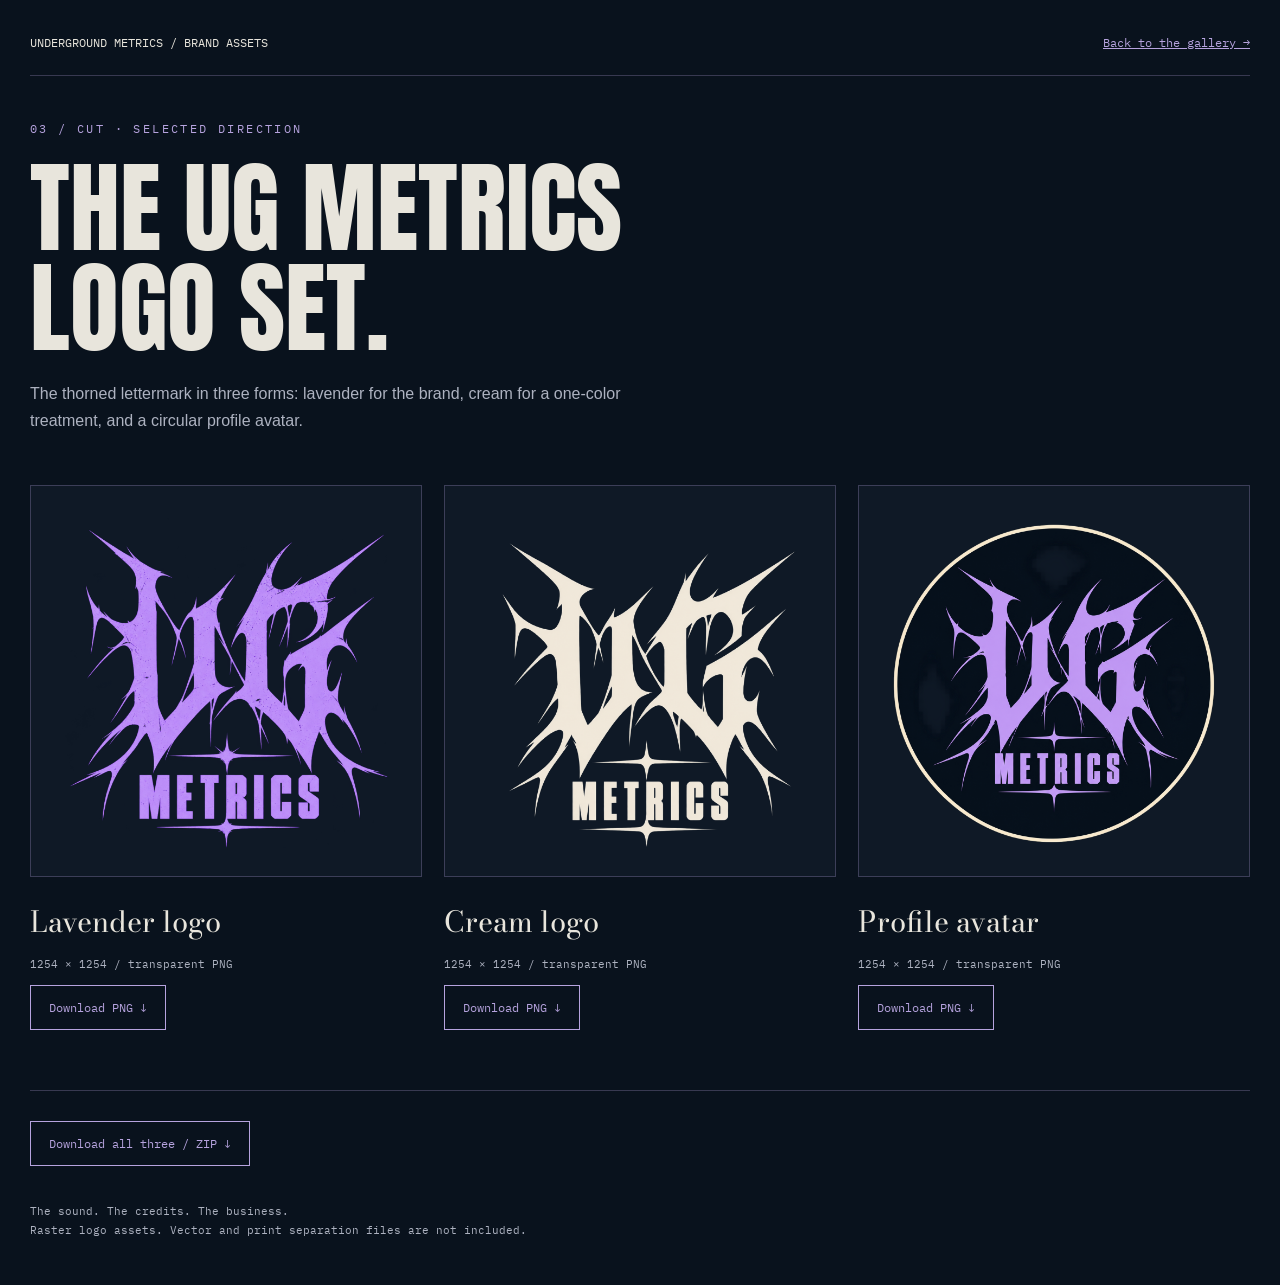
<file: logos.html>
<!doctype html><html lang="en"><head><meta charset="utf-8"><meta name="viewport" content="width=device-width,initial-scale=1"><title>UG Metrics / Cut logo set</title><link rel="stylesheet" href="assets/fonts.css"><style>*{box-sizing:border-box}body{margin:0;background:#09121D;color:#E8E5DC;font-family:Arial,sans-serif}.wrap{max-width:1400px;margin:auto;padding:35px 30px}a{color:#B6A3DE}a:focus-visible{outline:3px solid #B6A3DE;outline-offset:5px}.top{display:flex;justify-content:space-between;gap:20px;border-bottom:1px solid #b6a3de45;padding-bottom:25px;font:12px 'IBM Plex Mono',monospace}.intro{padding:45px 0 35px}.label{color:#B6A3DE;font:12px 'IBM Plex Mono',monospace;letter-spacing:.2em}h1{font:400 clamp(50px,8vw,100px)/1 Anton,Impact,sans-serif;margin:22px 0}p{line-height:1.7;color:#adb2c0;max-width:620px}.grid{display:grid;grid-template-columns:repeat(3,minmax(0,1fr));gap:22px}.panel{position:relative;overflow:hidden;background:#0f1926;border:1px solid #b6a3de45;aspect-ratio:1;display:grid;place-items:center;padding:25px}.panel img{position:absolute;inset:25px;width:calc(100% - 50px);height:calc(100% - 50px);object-fit:contain}h2{font:400 29px 'Bodoni Moda',Georgia,serif;margin:22px 0 10px}.download{display:inline-block;border:1px solid #B6A3DE;padding:14px 18px;font:12px 'IBM Plex Mono',monospace;text-decoration:none;margin-bottom:25px}.download:hover{background:#B6A3DE;color:#09121D}.pack{margin-top:35px;border-top:1px solid #b6a3de45;padding-top:30px}.note{font:11px/1.7 'IBM Plex Mono',monospace;color:#adb2c0}@media(max-width:760px){.grid{grid-template-columns:1fr}.wrap{padding:25px 20px}.panel{padding:30px}.top{font-size:10px}.intro{padding-top:35px}}</style></head><body><main class="wrap"><div class="top"><span>UNDERGROUND METRICS / BRAND ASSETS</span><a href="index.html">Back to the gallery →</a></div><section class="intro"><div class="label">03 / CUT · SELECTED DIRECTION</div><h1>THE UG METRICS<br>LOGO SET.</h1><p>The thorned lettermark in three forms: lavender for the brand, cream for a one-color treatment, and a circular profile avatar.</p></section><section class="grid"><article><div class="panel"><img src="assets/branding/ug-metrics-cut-lavender.png" alt="UG Metrics Lavender logo" width="1254" height="1254"></div><h2>Lavender logo</h2><p class="note">1254 × 1254 / transparent PNG</p><a class="download" href="assets/branding/ug-metrics-cut-lavender.png" download>Download PNG ↓</a></article><article><div class="panel"><img src="assets/branding/ug-metrics-cut-cream.png" alt="UG Metrics Cream logo" width="1254" height="1254"></div><h2>Cream logo</h2><p class="note">1254 × 1254 / transparent PNG</p><a class="download" href="assets/branding/ug-metrics-cut-cream.png" download>Download PNG ↓</a></article><article><div class="panel"><img src="assets/branding/ug-metrics-cut-avatar.png" alt="UG Metrics Profile avatar" width="1254" height="1254"></div><h2>Profile avatar</h2><p class="note">1254 × 1254 / transparent PNG</p><a class="download" href="assets/branding/ug-metrics-cut-avatar.png" download>Download PNG ↓</a></article></section><section class="pack"><a class="download" href="assets/branding/ug-metrics-cut-logo-pack.zip" download>Download all three / ZIP ↓</a><p class="note">The sound. The credits. The business.<br>Raster logo assets. Vector and print separation files are not included.</p></section></main></body></html>
</file>
<file: assets/fonts.css>
@font-face {
  font-family: 'Anton';
  font-style: normal;
  font-weight: 400;
  font-display: swap;
  src: url(font-00.ttf) format('truetype');
}
@font-face {
  font-family: 'Bodoni Moda';
  font-style: normal;
  font-weight: 400;
  font-display: swap;
  src: url(font-01.ttf) format('truetype');
}
@font-face {
  font-family: 'Bodoni Moda';
  font-style: normal;
  font-weight: 600;
  font-display: swap;
  src: url(font-02.ttf) format('truetype');
}
@font-face {
  font-family: 'IBM Plex Mono';
  font-style: normal;
  font-weight: 400;
  font-display: swap;
  src: url(font-03.ttf) format('truetype');
}
@font-face {
  font-family: 'IBM Plex Mono';
  font-style: normal;
  font-weight: 500;
  font-display: swap;
  src: url(font-04.ttf) format('truetype');
}
</file>
